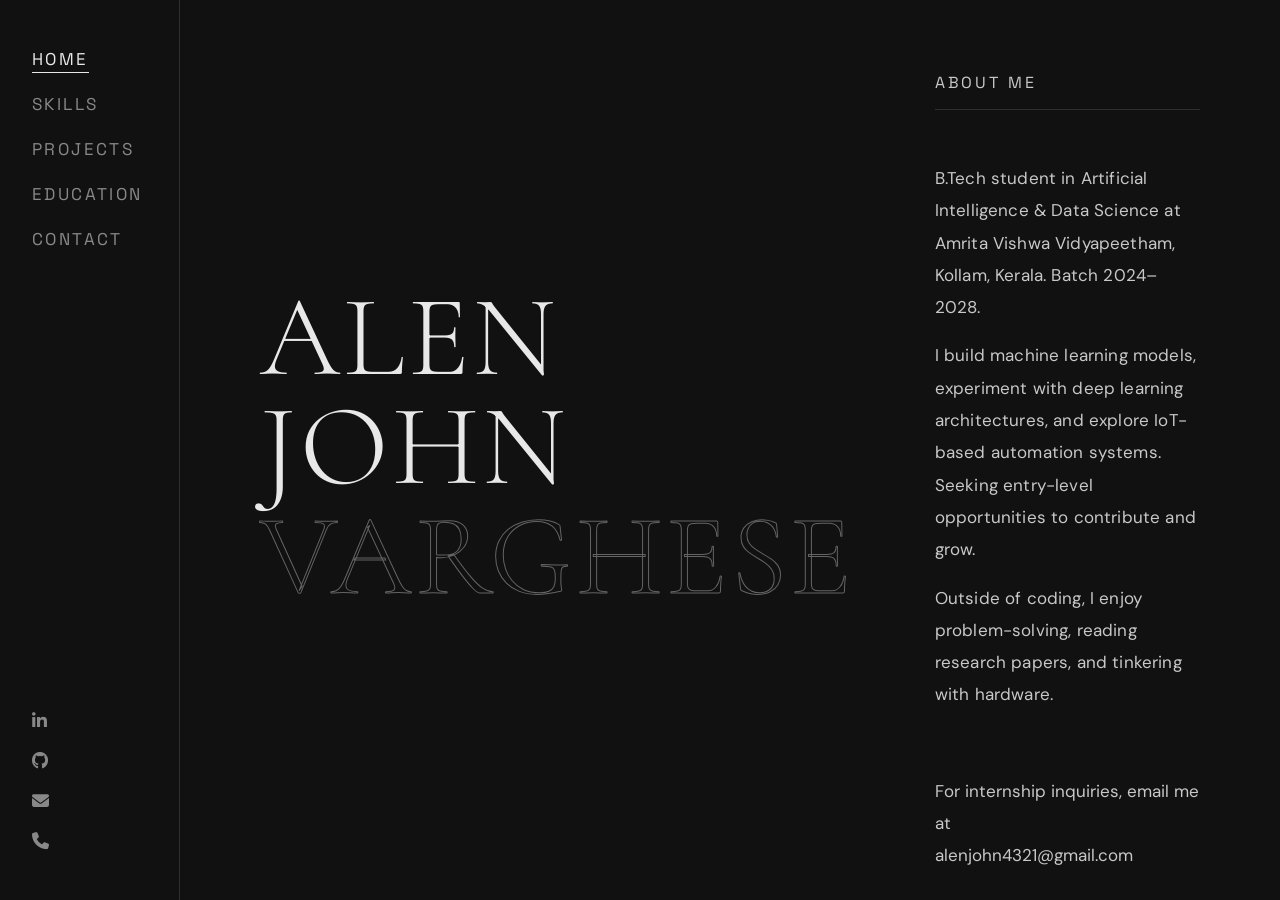
<file: portfolios/alan/index.html>
<!DOCTYPE html>
<html lang="en">
<head>
    <meta charset="UTF-8">
    <meta name="viewport" content="width=device-width, initial-scale=1.0">
    <title>Alen John Varghese | Portfolio</title>
    <link rel="stylesheet" href="https://cdnjs.cloudflare.com/ajax/libs/font-awesome/6.5.2/css/all.min.css">
    <link href="https://fonts.googleapis.com/css2?family=Cormorant+Garamond:ital,wght@0,300;0,400;1,300&family=DM+Sans:wght@200;300;400&family=Space+Grotesk:wght@300;400;500&display=swap" rel="stylesheet">
    <link rel="stylesheet" href="portfolio.css">
</head>
<body>

    <aside class="sidebar">
        <nav class="side-nav">
            <a href="#home"      class="side-link link-home">HOME</a>
            <a href="#skills"    class="side-link link-skills">SKILLS</a>
            <a href="#projects"  class="side-link link-projects">PROJECTS</a>
            <a href="#education" class="side-link link-education">EDUCATION</a>
            <a href="#contact"   class="side-link link-contact">CONTACT</a>
        </nav>
        <div class="side-socials">
            <a href="https://www.linkedin.com/in/alen-john-8b3366334" target="_blank"><i class="fa-brands fa-linkedin-in"></i></a>
            <a href="https://github.com/alennn11" target="_blank"><i class="fa-brands fa-github"></i></a>
            <a href="https://mail.google.com/mail/?view=cm&amp;to=alenjohn4321@gmail.com" target="_blank" rel="noopener"><i class="fa-solid fa-envelope"></i></a>
            <a href="tel:9895408107"><i class="fa-solid fa-phone"></i></a>
        </div>
    </aside>

    <main class="main">

        <!-- HOME -->
        <section id="home" class="page page-home">
            <div class="home-name-block">
                <h1 class="big-name">ALEN<br>JOHN</h1>
                <h1 class="big-name outline">VARGHESE</h1>
                <p class="home-role">
                    <span class="role-cycle">
                        <span>Student. Builder. Thinker.</span>
                        <span>Deep Learner</span>
                        <span>IoT &amp; ML Builder</span>
                        <span>Code. Train. Deploy.</span>
                        <span>Turning Ideas into Models</span>
                        <span>Future Data Scientist</span>
                    </span>
                </p>
            </div>
            <div class="home-right">
                <div class="about-inline">
                    <p class="section-label-sm">ABOUT ME</p>
                    <div class="divider"></div>
                    <p class="about-body">B.Tech student in Artificial Intelligence &amp; Data Science at Amrita Vishwa Vidyapeetham, Kollam, Kerala. Batch 2024–2028.</p>
                    <p class="about-body">I build machine learning models, experiment with deep learning architectures, and explore IoT-based automation systems. Seeking entry-level opportunities to contribute and grow.</p>
                    <p class="about-body">Outside of coding, I enjoy problem-solving, reading research papers, and tinkering with hardware.</p>
                </div>
                <div class="home-contact-note">
                    <p>For internship inquiries, email me at<br>
                    <span class="safe-email"><span>alenjohn4321</span>&#64;<span>gmail</span>&#46;<span>com</span></span></p>
                </div>
            </div>
        </section>

        <!-- SKILLS -->
        <section id="skills" class="page page-skills">
            <p class="section-label-sm">SKILLS</p>
            <div class="divider"></div>
            <div class="skills-cols">
                <div class="skill-col">
                    <h3 class="skill-col-title">LANGUAGES</h3>
                    <div class="pill-wrap">
                        <span class="pill">Python</span>
                        <span class="pill">Java</span>
                        <span class="pill">C / C++</span>
                        <span class="pill">HTML</span>
                        <span class="pill">CSS</span>
                    </div>
                </div>
                <div class="skill-col">
                    <h3 class="skill-col-title">AI / DEEP LEARNING</h3>
                    <div class="pill-wrap">
                        <span class="pill">Deep Learning</span>
                        <span class="pill">Machine Learning</span>
                        <span class="pill">Neural Networks</span>
                        <span class="pill">TensorFlow</span>
                        <span class="pill">Keras</span>
                        <span class="pill">Data Preprocessing</span>
                    </div>
                </div>
                <div class="skill-col">
                    <h3 class="skill-col-title">TOOLS &amp; CS</h3>
                    <div class="pill-wrap">
                        <span class="pill">VS Code</span>
                        <span class="pill">Git</span>
                        <span class="pill">Data Structures</span>
                        <span class="pill">OOP</span>
                        <span class="pill">Algorithms</span>
                        <span class="pill">IoT / Sensors</span>
                    </div>
                </div>
            </div>
            <div class="section-nav-links">
                <a href="#projects"  class="section-nav-link">PROJECTS →</a>
                <a href="#education" class="section-nav-link">EDUCATION →</a>
            </div>
        </section>

        <!-- PROJECTS -->
        <section id="projects" class="page page-projects">
            <p class="section-label-sm">PROJECTS</p>
            <div class="divider"></div>
            <div class="project-list">
                <div class="proj-row">
                    <div class="proj-meta">
                        <span class="proj-num">01</span>
                        <span class="proj-status ongoing">ONGOING</span>
                    </div>
                    <div class="proj-body">
                        <h3 class="proj-title">AI-Based Heart Attack Risk Prediction</h3>
                        <p class="proj-desc">Studying health parameters such as ECG data to identify early heart risk patterns. Involves deep learning classification models and real-time healthcare monitoring concepts using AI.</p>
                        <div class="proj-tags">
                            <span>Python</span><span>Deep Learning</span><span>ECG Analysis</span><span>Classification</span>
                        </div>
                    </div>
                    <a href="https://github.com/alennn11" target="_blank" class="proj-arrow">↗</a>
                </div>
                <div class="proj-row">
                    <div class="proj-meta">
                        <span class="proj-num">02</span>
                        <span class="proj-status">COMPLETE</span>
                    </div>
                    <div class="proj-body">
                        <h3 class="proj-title">Smart Anti-Cheating System (IoT)</h3>
                        <p class="proj-desc">Concept system detecting electronic devices in exam halls via Wi-Fi and Bluetooth activity. Includes a real-time alert mechanism for invigilators with privacy-safe design.</p>
                        <div class="proj-tags">
                            <span>IoT</span><span>Wi-Fi Detection</span><span>Bluetooth</span><span>Python</span>
                        </div>
                    </div>
                    <a href="https://github.com/alennn11" target="_blank" class="proj-arrow">↗</a>
                </div>
                <div class="proj-row">
                    <div class="proj-meta">
                        <span class="proj-num">03</span>
                        <span class="proj-status">COMPLETE</span>
                    </div>
                    <div class="proj-body">
                        <h3 class="proj-title">Smart Street Light Automation</h3>
                        <p class="proj-desc">A prototype switching street lights based on ambient light intensity using sensors. Reduces power consumption and demonstrates real-world IoT automation principles.</p>
                        <div class="proj-tags">
                            <span>IoT</span><span>Sensors</span><span>Automation</span><span>Embedded</span>
                        </div>
                    </div>
                    <a href="https://github.com/alennn11" target="_blank" class="proj-arrow">↗</a>
                </div>
            </div>
        </section>

        <!-- EDUCATION -->
        <section id="education" class="page page-education">
            <p class="section-label-sm">EDUCATION</p>
            <div class="divider"></div>
            <div class="edu-list">
                <div class="edu-row">
                    <div class="edu-year">2024 — 2028</div>
                    <div class="edu-body">
                        <h3 class="edu-degree">B.Tech — Artificial Intelligence &amp; Data Science</h3>
                        <p class="edu-inst">Amrita Vishwa Vidyapeetham · Kollam, Kerala</p>
                        <p class="edu-detail">Machine Learning, Data Structures, OOP, Deep Learning fundamentals, Database Management, Algorithm Design. Currently building AI and IoT projects alongside coursework.</p>
                    </div>
                    <div class="edu-badge">CURRENT</div>
                </div>
                <div class="edu-row">
                    <div class="edu-year">2023 — 2024</div>
                    <div class="edu-body">
                        <h3 class="edu-degree">Higher Secondary — Class XII</h3>
                        <p class="edu-inst">Light Land International School · Kerala</p>
                        <p class="edu-detail">Science stream with Physics, Chemistry, Mathematics and Biology (PCMB). Strong foundation in sciences that led to pursuing AI &amp; DS at degree level.</p>
                    </div>
                    <div class="edu-badge score">96%</div>
                </div>
                <div class="edu-row">
                    <div class="edu-year">2021 — 2022</div>
                    <div class="edu-body">
                        <h3 class="edu-degree">Secondary Education — Class X</h3>
                        <p class="edu-inst">Lords Public School · Kerala</p>
                        <p class="edu-detail">Completed SSLC with strong academic performance across all core subjects including Mathematics and Science.</p>
                    </div>
                    <div class="edu-badge score">89%</div>
                </div>
            </div>
        </section>

        <!-- CONTACT -->
        <section id="contact" class="page page-contact">
            <p class="section-label-sm">CONTACT</p>
            <div class="divider"></div>
            <div class="contact-layout">
                <div class="contact-left">
                    <h2 class="contact-heading">Let's work<br><em>together.</em></h2>
                    <div class="contact-details">
                        <div class="cd-row">
                            <span class="cd-label">EMAIL</span>
                            <span class="safe-email"><span>alenjohn4321</span>&#64;<span>gmail</span>&#46;<span>com</span></span>
                        </div>
                        <div class="cd-row">
                            <span class="cd-label">PHONE</span>
                            <a href="tel:9895408107">9895408107</a>
                        </div>
                        <div class="cd-row">
                            <span class="cd-label">LOCATION</span>
                            <span>Kollam, Kerala, India</span>
                        </div>
                        <div class="cd-row">
                            <span class="cd-label">LINKEDIN</span>
                            <a href="https://www.linkedin.com/in/alen-john-8b3366334" target="_blank">alen-john-8b3366334</a>
                        </div>
                        <div class="cd-row">
                            <span class="cd-label">GITHUB</span>
                            <a href="https://github.com/alennn11" target="_blank">alennn11</a>
                        </div>
                    </div>
                </div>
                <div class="contact-right">
                    <p class="contact-msg">I am currently looking for internship opportunities and project collaborations. If you have an opportunity that matches my skills, feel free to reach out — I would love to connect and contribute.</p>
                    <div class="contact-cta">
                        <a href="https://mail.google.com/mail/?view=cm&amp;to=alenjohn4321@gmail.com" target="_blank" rel="noopener" class="cta-btn">SEND EMAIL →</a>
                        <a href="https://www.linkedin.com/in/alen-john-8b3366334" target="_blank" class="cta-btn outline">LINKEDIN →</a>
                    </div>
                </div>
            </div>
        </section>

    </main>

</body>
</html>
</file>
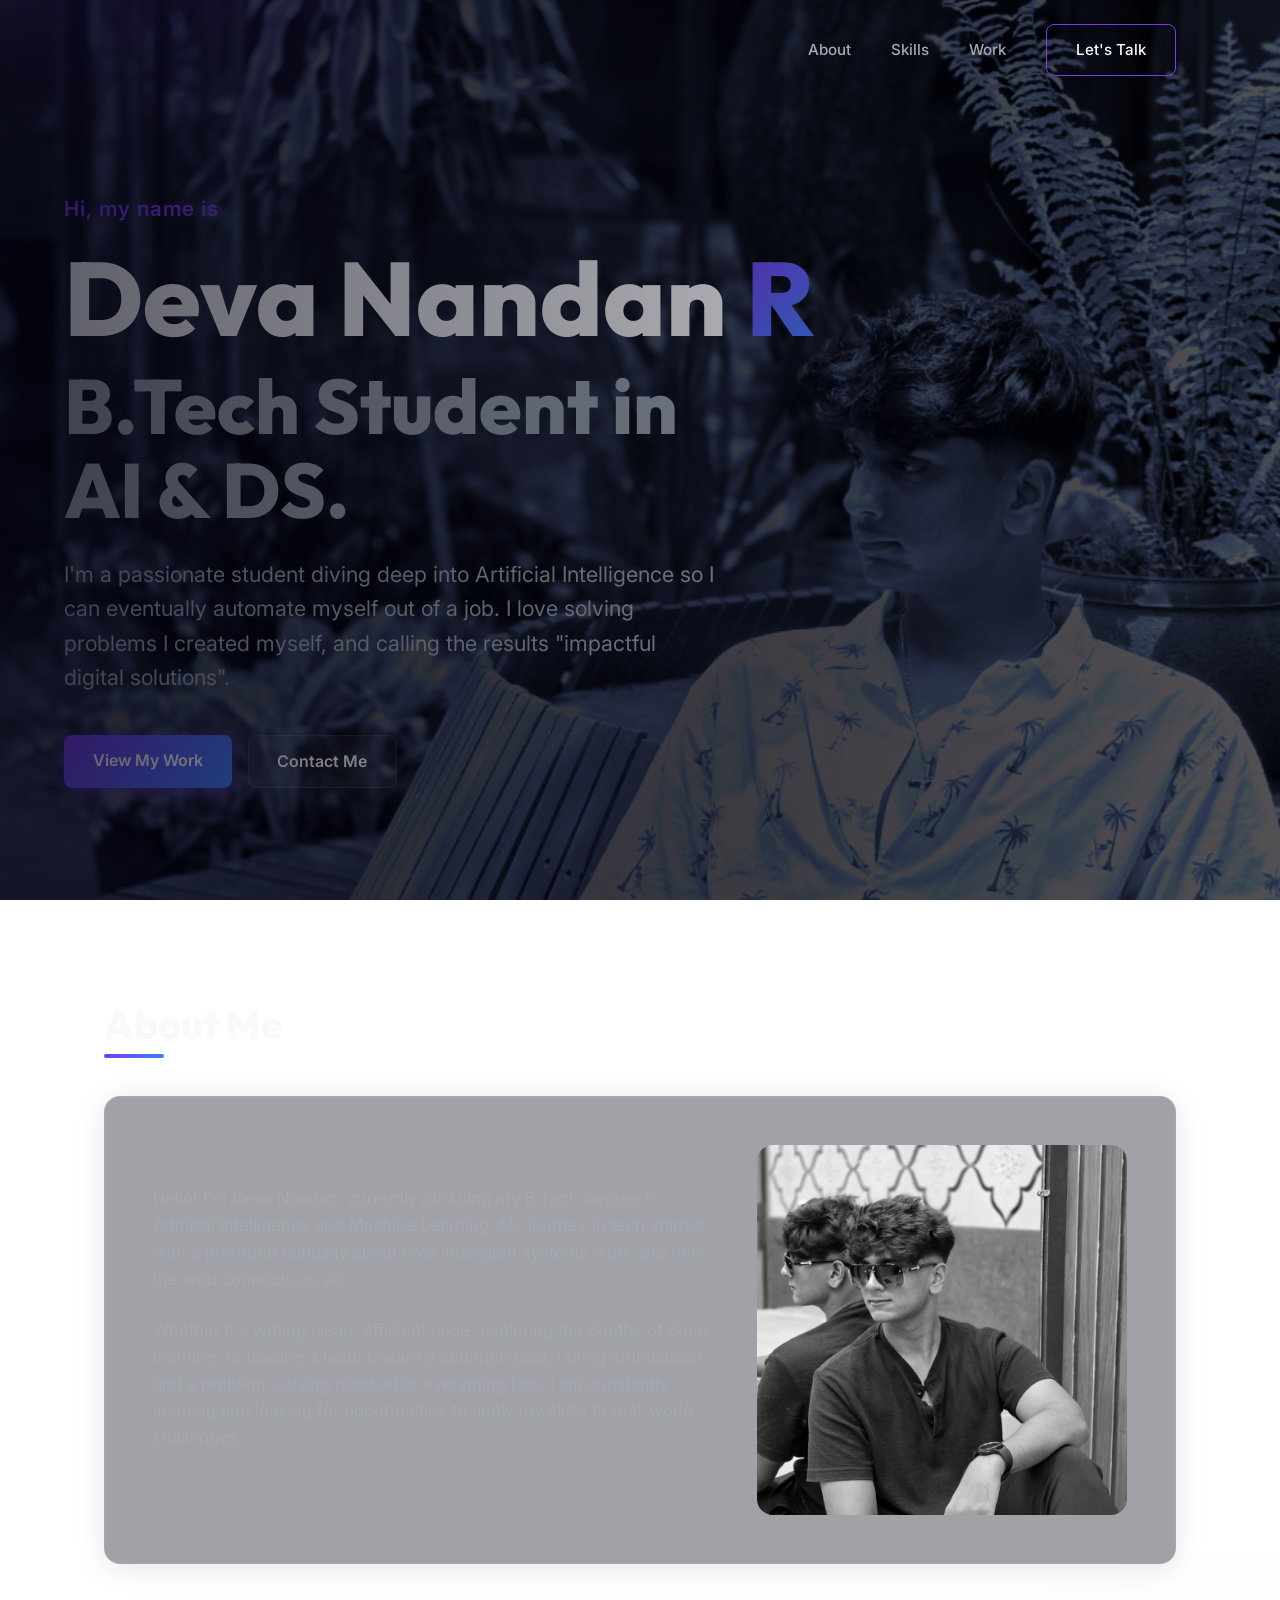
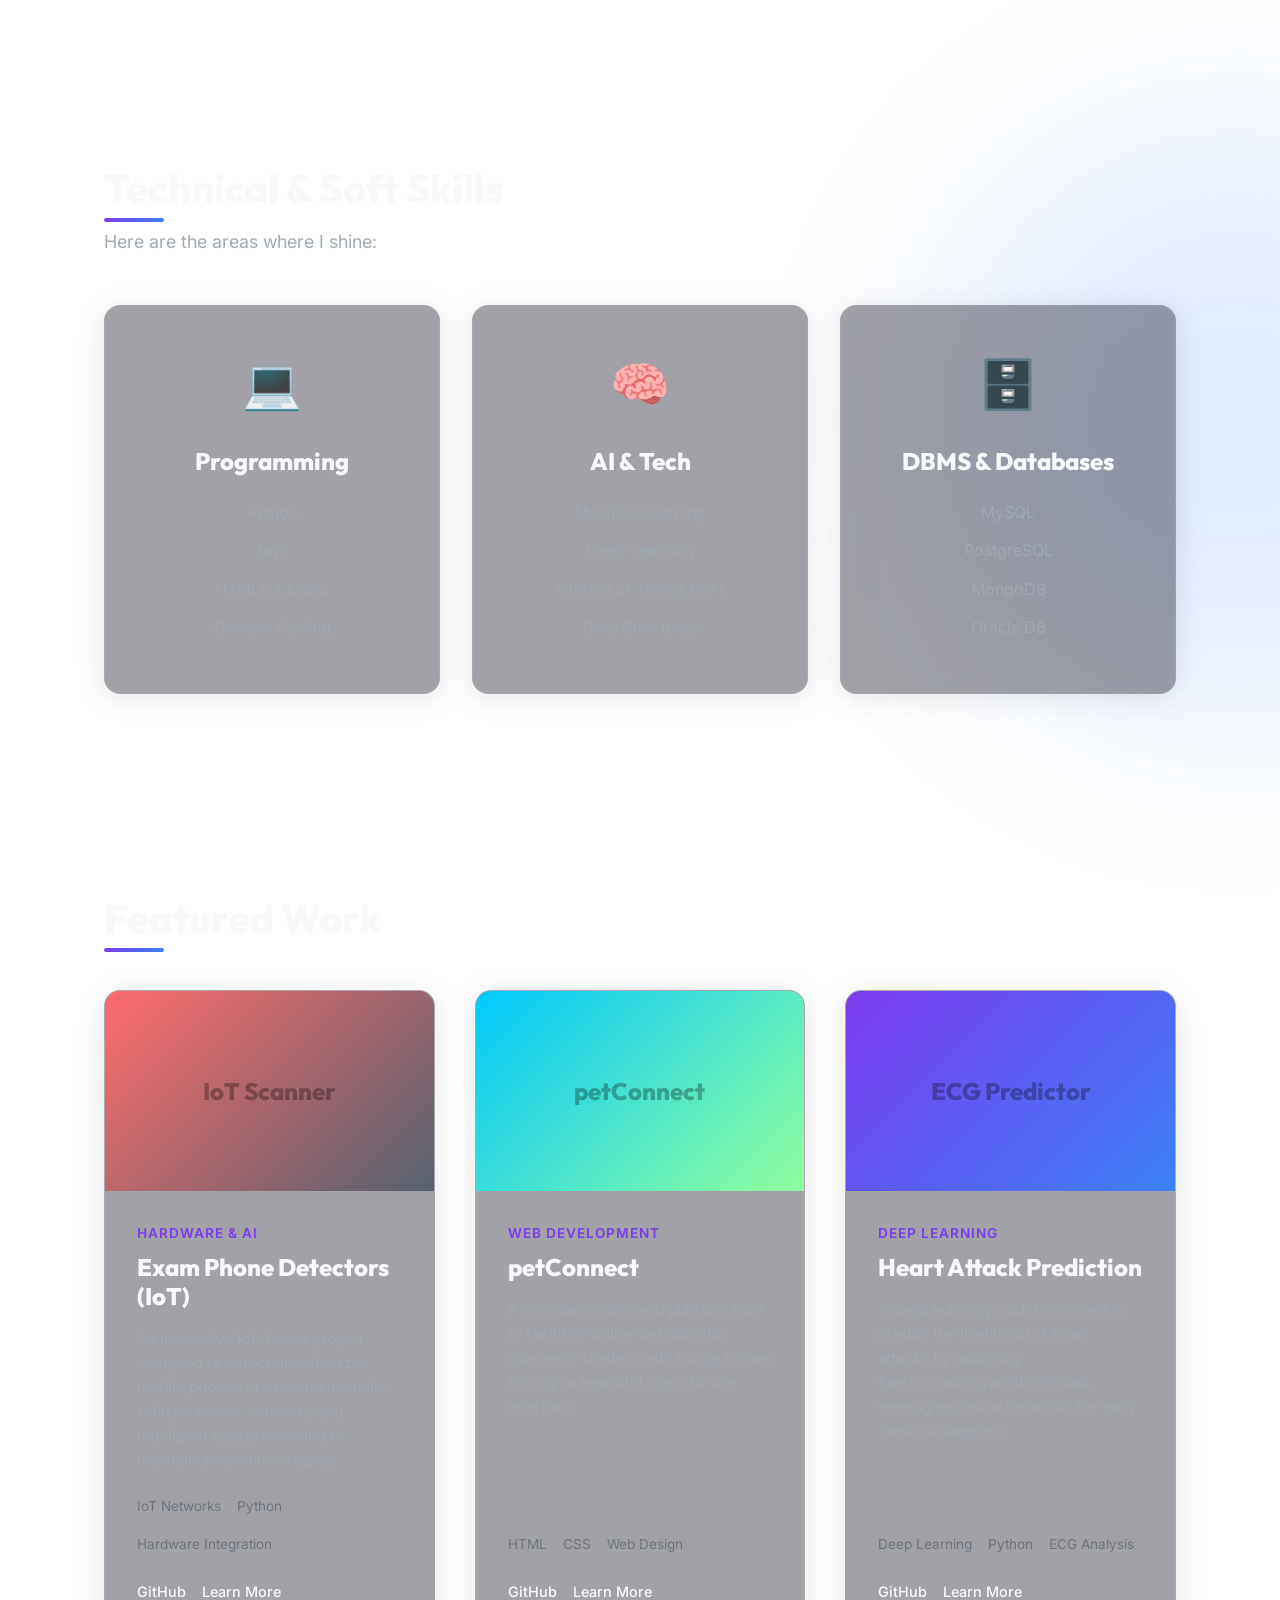
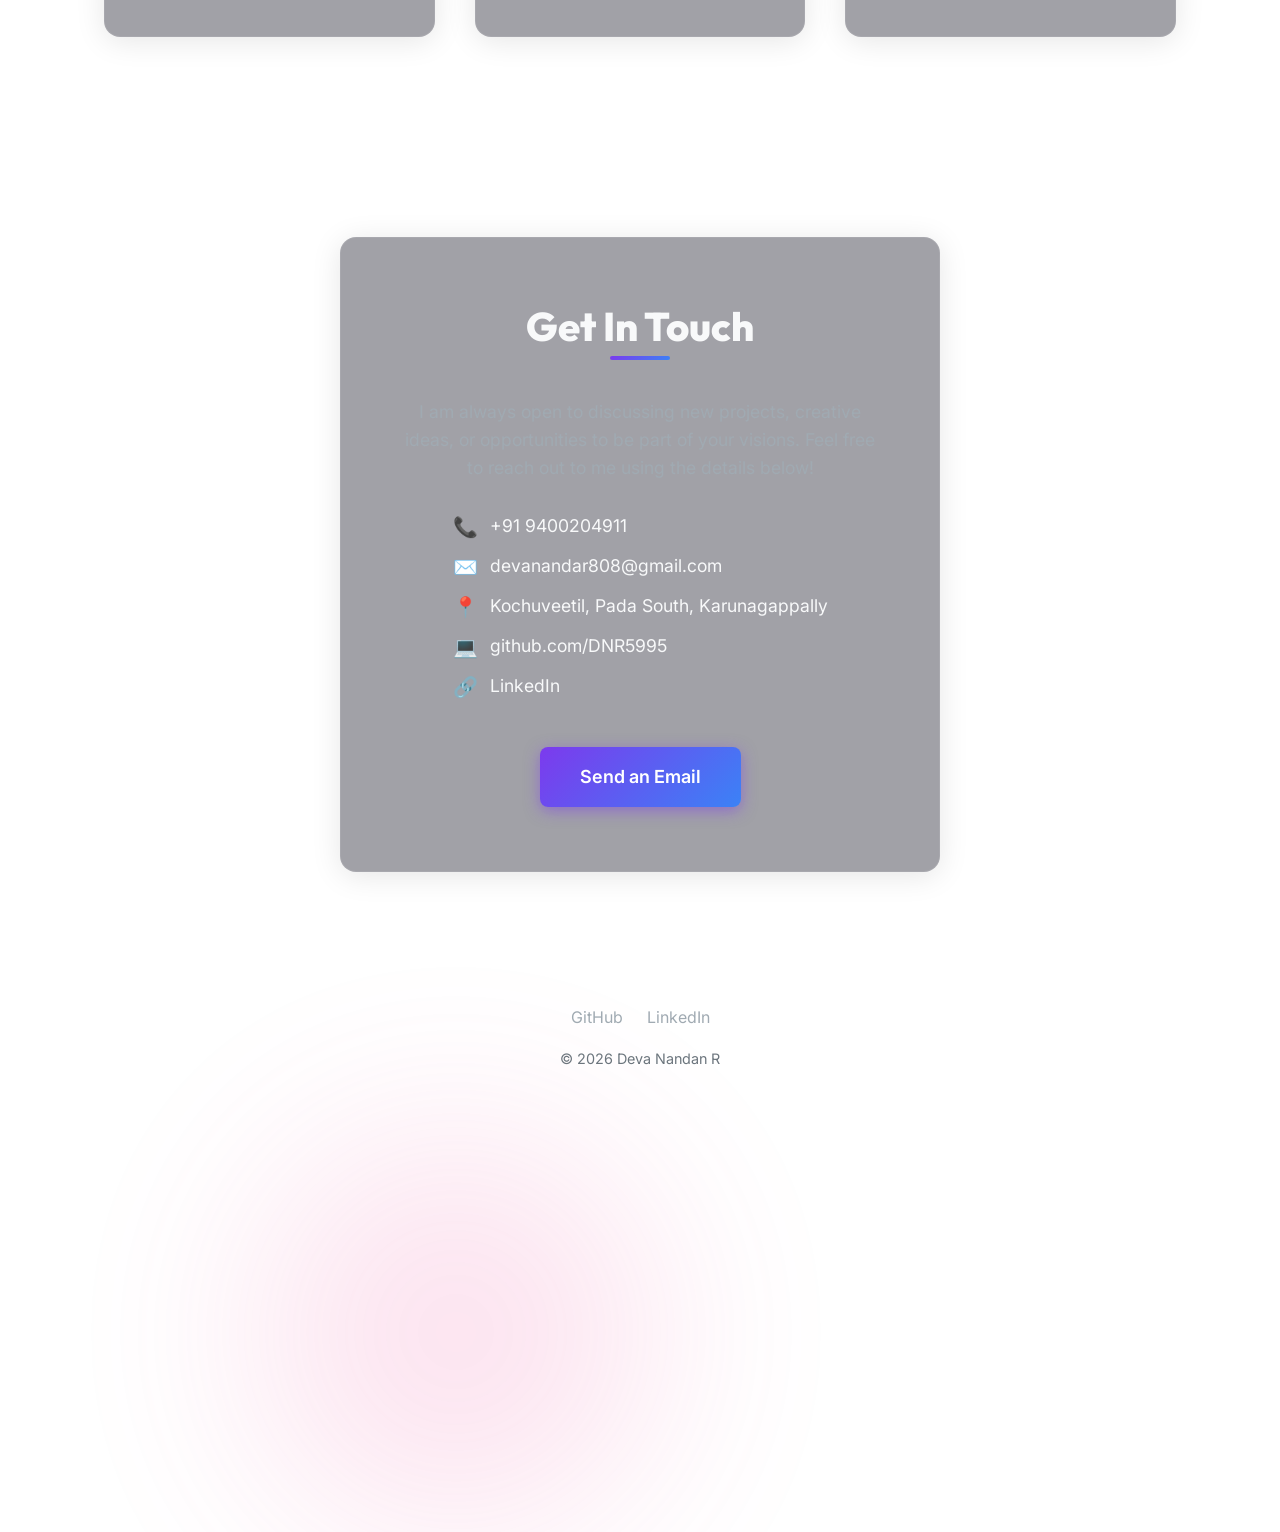
<file: portfolios/devan/index.html>
<!DOCTYPE html>
<html lang="en">

<head>
    <meta charset="UTF-8">
    <meta name="viewport" content="width=device-width, initial-scale=1.0">
    <title>Portfolio | Deva Nandan R</title>
    <meta name="description" content="A modern portfolio showcasing projects in AI, ML, IoT, and Web Development.">

    <!-- Google Fonts -->
    <link rel="preconnect" href="https://fonts.googleapis.com">
    <link rel="preconnect" href="https://fonts.gstatic.com" crossorigin>
    <link
        href="https://fonts.googleapis.com/css2?family=Inter:wght@300;400;500;600;700;800&family=Outfit:wght@400;600;800&display=swap"
        rel="stylesheet">

    <!-- Custom CSS -->
    <link rel="stylesheet" href="index.css">
</head>

<body>
    <!-- Fixed Full-Page Background Photo (blue glass effect) -->
    <div class="bg-photo"></div>

    <!-- Background Elements for Glassmorphism -->
    <div class="blob blob-1"></div>
    <div class="blob blob-2"></div>
    <div class="blob blob-3"></div>

    <!-- Navigation -->
    <nav class="navbar">
        <div class="nav-container">
            <a href="#" class="logo"></a>
            <ul class="nav-links">
                <li><a href="#about">About</a></li>
                <li><a href="#skills">Skills</a></li>
                <li><a href="#projects">Work</a></li>
                <li><a href="#contact" class="btn btn-outline">Let's Talk</a></li>
            </ul>
            <div class="hamburger">
                <span class="bar"></span>
                <span class="bar"></span>
                <span class="bar"></span>
            </div>
        </div>
    </nav>

    <!-- Hero Section -->
    <section id="hero" class="hero">
        <div class="container hero-content">
            <span class="greeting">Hi, my name is</span>
            <h1 class="hero-title">Deva Nandan <span class="gradient-text">R</span></h1>
            <h2 class="hero-subtitle">B.Tech Student in AI & DS.</h2>
            <p class="hero-desc">
                I'm a passionate student diving deep into Artificial Intelligence so I can eventually automate myself
                out of a job. I love solving problems I created myself, and calling the results "impactful digital
                solutions".
            </p>
            <div class="hero-cta">
                <a href="#projects" class="btn btn-primary">View My Work</a>
                <a href="#contact" class="btn btn-secondary">Contact Me</a>
            </div>
        </div>
    </section>

    <!-- About Section -->
    <section id="about" class="about">
        <div class="container">
            <h2 class="section-title">About Me</h2>
            <div class="about-content glass-panel">
                <div class="about-text">
                    <p>Hello! I'm Deva Nandan, currently pursuing my B.Tech degree in Artificial Intelligence and
                        Machine Learning. My journey in tech started with a profound curiosity about how intelligent
                        systems work and how the web connects us all.</p>
                    <p>Whether it's writing clean, efficient code, exploring the depths of deep learning, or leading a
                        team toward a common goal, I bring enthusiasm and a problem-solving mindset to everything I do.
                        I am constantly learning and looking for opportunities to apply my skills to real-world
                        challenges.</p>
                </div>
                <div class="about-image">
                    <div class="image-wrapper">
                        <!-- Profile Photo -->
                        <img src="about_profile.jpg" alt="Deva Nandan R" class="about-profile-img">
                    </div>
                </div>
            </div>
        </div>
    </section>

    <!-- Skills Section -->
    <section id="skills" class="skills">
        <div class="container">
            <h2 class="section-title">Technical & Soft Skills</h2>
            <p class="section-subtitle">Here are the areas where I shine:</p>

            <div class="skills-grid">
                <div class="skill-card glass-panel">
                    <div class="skill-icon">💻</div>
                    <h3>Programming</h3>
                    <ul>
                        <li>Python</li>
                        <li>Java</li>
                        <li>HTML5 & CSS3</li>
                        <li>General Coding</li>
                    </ul>
                </div>
                <div class="skill-card glass-panel">
                    <div class="skill-icon">🧠</div>
                    <h3>AI & Tech</h3>
                    <ul>
                        <li>Machine Learning</li>
                        <li>Deep Learning</li>
                        <li>Internet of Things (IoT)</li>
                        <li>Data Structures</li>
                    </ul>
                </div>
                <div class="skill-card glass-panel">
                    <div class="skill-icon">🗄️</div>
                    <h3>DBMS & Databases</h3>
                    <ul>
                        <li>MySQL</li>
                        <li>PostgreSQL</li>
                        <li>MongoDB</li>
                        <li>Oracle DB</li>
                    </ul>
                </div>
            </div>
        </div>
    </section>

    <!-- Projects Section -->
    <section id="projects" class="projects">
        <div class="container">
            <h2 class="section-title">Featured Work</h2>

            <div class="projects-grid">
                <!-- Project 1 -->
                <article class="project-card glass-panel" onclick="openModal('iot-project-details')"
                    style="cursor: pointer;">
                    <div class="project-img-container">
                        <div class="project-placeholder-img"
                            style="background: linear-gradient(135deg, #FF6B6B, #556270);">IoT Scanner</div>
                    </div>
                    <div class="project-info">
                        <div class="project-header">
                            <span class="project-eyebrow">Hardware & AI</span>
                            <h3 class="project-title">Exam Phone Detectors (IoT)</h3>
                        </div>
                        <p class="project-desc">An innovative IoT-based project designed to detect unauthorized mobile
                            phones in examination halls. Utilizes sensor networks and intelligent data processing to
                            maintain academic integrity.</p>
                        <ul class="project-tech">
                            <li>IoT Networks</li>
                            <li>Python</li>
                            <li>Hardware Integration</li>
                        </ul>
                        <div class="project-links">
                            <a href="https://github.com/DNR5995" class="project-link" target="_blank"
                                rel="noopener noreferrer" onclick="event.stopPropagation()">GitHub</a>
                            <a href="javascript:void(0)" class="project-link"
                                onclick="openModal('iot-project-details')">Learn More</a>
                        </div>
                    </div>
                </article>

                <!-- Project 2 -->
                <article class="project-card glass-panel" onclick="openModal('petconnect-project-details')"
                    style="cursor: pointer;">
                    <div class="project-img-container">
                        <div class="project-placeholder-img"
                            style="background: linear-gradient(135deg, #00C9FF, #92FE9D);">petConnect</div>
                    </div>
                    <div class="project-info">
                        <div class="project-header">
                            <span class="project-eyebrow">Web Development</span>
                            <h3 class="project-title">petConnect</h3>
                        </div>
                        <p class="project-desc">A compassionate web platform built to facilitate online pet adoption.
                            Connects shelters with loving homes through a beautiful, easy-to-use interface.</p>
                        <ul class="project-tech">
                            <li>HTML</li>
                            <li>CSS</li>
                            <li>Web Design</li>
                        </ul>
                        <div class="project-links">
                            <a href="https://github.com/DNR5995" class="project-link" target="_blank"
                                rel="noopener noreferrer" onclick="event.stopPropagation()">GitHub</a>
                            <a href="javascript:void(0)" class="project-link"
                                onclick="openModal('petconnect-project-details')">Learn More</a>
                        </div>
                    </div>
                </article>

                <!-- Project 3 -->
                <article class="project-card glass-panel" onclick="openModal('ecg-project-details')"
                    style="cursor: pointer;">
                    <div class="project-img-container">
                        <div class="project-placeholder-img"
                            style="background: linear-gradient(135deg, #7c3aed, #3b82f6);">ECG Predictor</div>
                    </div>
                    <div class="project-info">
                        <div class="project-header">
                            <span class="project-eyebrow">Deep Learning</span>
                            <h3 class="project-title">Heart Attack Prediction</h3>
                        </div>
                        <p class="project-desc">A deep learning model designed to predict the likelihood of heart
                            attacks by analyzing Electrocardiogram (ECG) data, leveraging neural networks for early
                            medical diagnosis.</p>
                        <ul class="project-tech">
                            <li>Deep Learning</li>
                            <li>Python</li>
                            <li>ECG Analysis</li>
                        </ul>
                        <div class="project-links">
                            <a href="https://github.com/DNR5995" class="project-link" target="_blank"
                                rel="noopener noreferrer" onclick="event.stopPropagation()">GitHub</a>
                            <a href="javascript:void(0)" class="project-link"
                                onclick="openModal('ecg-project-details')">Learn More</a>
                        </div>
                    </div>
                </article>
            </div>
        </div>
    </section>

    <!-- Contact Section -->
    <section id="contact" class="contact">
        <div class="container contact-container glass-panel">
            <h2 class="section-title text-center">Get In Touch</h2>
            <p class="contact-desc" style="margin-bottom: 1.5rem;">
                I am always open to discussing new projects, creative ideas, or opportunities to be part of your
                visions. Feel free to reach out to me using the details below!
            </p>

            <div class="contact-details"
                style="display: inline-block; text-align: left; margin-bottom: 2.5rem; font-size: 1.1rem; color: var(--text-primary); line-height: 2;">
                <div><span style="font-size: 1.25rem; margin-right: 12px; vertical-align: middle;">📞</span>+91
                    9400204911</div>
                <div><span style="font-size: 1.25rem; margin-right: 12px; vertical-align: middle;">✉️</span><a
                        href="https://mail.google.com/mail/?view=cm&fs=1&to=devanandar808@gmail.com" target="_blank"
                        rel="noopener noreferrer"
                        style="color: var(--text-primary); text-decoration: none;">devanandar808@gmail.com</a></div>
                <div><span style="font-size: 1.25rem; margin-right: 12px; vertical-align: middle;">📍</span>Kochuveetil,
                    Pada South, Karunagappally</div>
                <div><span style="font-size: 1.25rem; margin-right: 12px; vertical-align: middle;">💻</span><a
                        href="https://github.com/DNR5995" style="color: var(--text-primary); text-decoration: none;"
                        target="_blank" rel="noopener noreferrer">github.com/DNR5995</a></div>
                <div><span style="font-size: 1.25rem; margin-right: 12px; vertical-align: middle;">🔗</span><a
                        href="https://www.linkedin.com/in/deva-nandan-rajeevan-b524833a9"
                        style="color: var(--text-primary); text-decoration: none;" target="_blank"
                        rel="noopener noreferrer">LinkedIn</a></div>
            </div><br>

            <a href="https://mail.google.com/mail/?view=cm&fs=1&to=devanandar808@gmail.com&su=Hello%20Deva%20Nandan!"
                target="_blank" rel="noopener noreferrer" class="btn btn-primary btn-large">Send an Email</a>
        </div>
    </section>

    <!-- Project Modal & Content Data -->
    <div id="project-modal" class="modal">
        <div class="modal-content glass-panel">
            <span class="close-modal">&times;</span>
            <div id="modal-body" class="modal-body"></div>
        </div>
    </div>

    <!-- Hidden Data for Modal -->
    <div id="iot-project-details" style="display: none;">
        <h2>📡 Exam Phone Detection System (IoT)</h2>
        <p>The Exam Phone Detector is a smart IoT-based surveillance system designed to identify the presence of
            unauthorized mobile devices in restricted environments such as examination halls. The project addresses a
            real-world problem—academic malpractice—by leveraging wireless signal detection, embedded systems, and
            intelligent alert mechanisms.</p>

        <h3>🔍 Project Overview</h3>
        <p>In modern examination settings, preventing the use of mobile phones is a major challenge. Traditional methods
            like manual checking are inefficient, time-consuming, and prone to human error. This project introduces an
            automated, scalable, and real-time solution using IoT technology to detect active mobile devices based on
            radio frequency (RF) emissions.</p>
        <p>The system continuously monitors the surrounding environment for RF signals typically emitted by mobile
            phones during communication activities such as calls, messages, or data transmission. Once a signal is
            detected, the system immediately triggers alerts and logs the event for further action.</p>

        <h3>⚙️ Core Components & Technologies</h3>
        <ul>
            <li><strong>Microcontroller (ESP32 / Arduino):</strong> Acts as the brain of the system, processing sensor
                inputs and controlling outputs.</li>
            <li><strong>RF Detector Module:</strong> Detects electromagnetic signals emitted by mobile phones.</li>
            <li><strong>PIR Sensor (Optional Layer):</strong> Adds human presence detection for smarter filtering and
                reduced false alerts.</li>
            <li><strong>Buzzer & LED Indicators:</strong> Provide instant local alerts when a device is detected.</li>
            <li><strong>IoT Connectivity (Wi-Fi):</strong> Sends real-time notifications to a monitoring system or
                mobile device.</li>
            <li><strong>Cloud / App Integration:</strong> Enables remote monitoring, logging, and analytics.</li>
        </ul>

        <h3>🧠 Working Principle</h3>
        <ul>
            <li>The RF detector continuously scans the environment for mobile signal frequencies.</li>
            <li>When a signal is detected, it sends a HIGH signal to the microcontroller.</li>
            <li>The microcontroller validates the signal and triggers:
                <ul>
                    <li>Visual alert (LED)</li>
                    <li>Audible alert (buzzer)</li>
                    <li>IoT notification (via Wi-Fi)</li>
                </ul>
            </li>
            <li>The system can also log timestamps and detection frequency for analysis.</li>
            <li>Optional layers (like PIR sensors) help ensure detection is relevant to human presence, improving
                accuracy.</li>
        </ul>

        <h3>🚀 Key Features</h3>
        <ul>
            <li>Real-Time Detection & Alerts</li>
            <li>Wireless Monitoring via IoT</li>
            <li>Scalable for Large Exam Halls</li>
            <li>Low Cost and Easy Deployment</li>
            <li>Layered Security Approach (RF + Presence Detection)</li>
            <li>Data Logging for Post-Exam Analysis</li>
        </ul>

        <h3>💡 Innovation & Impact</h3>
        <p>This project goes beyond a simple detector—it creates a smart surveillance ecosystem. By combining hardware
            sensing with IoT-based communication, the system provides both immediate alerts and long-term monitoring
            capabilities.</p>
        <p>It ensures:</p>
        <ul>
            <li>Fair examination environments</li>
            <li>Reduced reliance on manual invigilation</li>
            <li>Increased transparency and accountability</li>
        </ul>

        <h3>🔮 Future Enhancements</h3>
        <ul>
            <li>Machine learning-based signal classification to reduce false positives</li>
            <li>Integration with CCTV systems for visual verification</li>
            <li>Mobile app dashboard for live monitoring</li>
            <li>Geo-fencing and zone-based detection</li>
            <li>Cloud analytics for pattern recognition</li>
        </ul>

        <h3>🏁 Conclusion</h3>
        <p>The Exam Phone Detector demonstrates how IoT can be applied to solve practical institutional problems
            efficiently. It blends hardware, networking, and intelligent processing into a cohesive system that is both
            impactful and scalable. This project reflects a strong foundation in embedded systems, IoT architecture, and
            real-world problem-solving.</p>
    </div>

    <div id="ecg-project-details" style="display: none;">
        <h2>🧠 ECG-Based Heart Attack Prediction Using Deep Learning</h2>
        <p>This project focuses on building an intelligent and reliable system for early prediction of heart attacks
            using Electrocardiogram (ECG) signals. Cardiovascular diseases remain one of the leading causes of death
            worldwide, and timely detection plays a critical role in saving lives. The primary objective of this project
            is to leverage deep learning techniques to analyze ECG data and identify patterns that indicate a high risk
            of cardiac events.</p>

        <h3>📊 Project Overview</h3>
        <p>The system is designed to process raw ECG signals and automatically extract meaningful features using neural
            networks, eliminating the need for manual feature engineering. By learning from large-scale physiological
            datasets, the model can distinguish between normal and abnormal heart activity and predict potential heart
            attack risks with high accuracy.</p>

        <h3>💡 Motivation</h3>
        <p>Traditional methods of heart disease detection often rely on manual interpretation by medical professionals,
            which can be time-consuming and prone to human error. This project aims to assist healthcare systems by
            providing a fast, scalable, and automated solution that enhances diagnostic accuracy and enables early
            intervention.</p>

        <h3>⚙️ Approach</h3>
        <p>The project follows a structured deep learning pipeline:</p>
        <ul>
            <li><strong>Data Collection:</strong> ECG datasets (such as MIT-BIH or similar clinical datasets) are used.
            </li>
            <li><strong>Preprocessing:</strong> Noise removal, normalization, and segmentation of ECG signals to ensure
                clean input.</li>
            <li><strong>Feature Learning:</strong> Deep learning models (such as CNNs, LSTMs, or hybrid architectures)
                automatically learn temporal and spatial patterns in ECG signals.</li>
            <li><strong>Model Training:</strong> The model is trained on labeled data to classify or predict heart
                attack risk.</li>
            <li><strong>Evaluation:</strong> Performance is measured using metrics like accuracy, precision, recall, and
                F1-score.</li>
            <li><strong>Prediction System:</strong> A final interface or module that takes ECG input and outputs risk
                predictions.</li>
        </ul>

        <h3>🚀 Key Features</h3>
        <ul>
            <li>Automated ECG signal analysis using deep learning</li>
            <li>Early detection of abnormal cardiac patterns</li>
            <li>High accuracy through data-driven learning</li>
            <li>Scalable and adaptable to real-world healthcare systems</li>
            <li>Potential integration with IoT or wearable devices</li>
        </ul>

        <h3>💻 Technologies Used</h3>
        <ul>
            <li>Python for development</li>
            <li>Deep Learning frameworks (TensorFlow / PyTorch)</li>
            <li>Signal processing techniques for ECG preprocessing</li>
            <li>Data visualization and analysis tools</li>
        </ul>

        <h3>🏥 Applications</h3>
        <ul>
            <li>Early diagnosis of heart-related conditions</li>
            <li>Clinical decision support systems</li>
            <li>Integration with wearable health monitoring devices</li>
            <li>Remote patient monitoring in telemedicine</li>
        </ul>

        <h3>🔮 Future Enhancements</h3>
        <ul>
            <li>Integration of explainable AI techniques (e.g., Grad-CAM) to improve trust and interpretability</li>
            <li>Real-time ECG monitoring using IoT devices</li>
            <li>Expansion to predict multiple cardiovascular conditions</li>
            <li>Deployment as a web or mobile healthcare application</li>
        </ul>

        <h3>🏁 Conclusion</h3>
        <p>This project demonstrates how artificial intelligence can significantly improve healthcare outcomes by
            enabling early detection and continuous monitoring of heart conditions. By combining deep learning with
            biomedical signal processing, the system has the potential to assist doctors, reduce diagnostic delays, and
            ultimately save lives.</p>
    </div>

    <div id="petconnect-project-details" style="display: none;">
        <h2>🐾 PetConnect – Project Overview</h2>
        <p>PetConnect is a responsive web-based platform designed to simplify and promote pet adoption. The website acts
            as a bridge between animal shelters and potential adopters, allowing users to explore, connect, and adopt
            pets through an intuitive and user-friendly interface.</p>

        <h3>🔹 Implementation Summary</h3>
        <p>The project is developed using core web technologies:</p>
        <ul>
            <li><strong>HTML</strong> for structuring the content and layout of the website.</li>
            <li><strong>CSS</strong> for styling, responsiveness, and modern UI design.</li>
            <li><strong>Basic Web Design Principles</strong> to ensure accessibility and ease of navigation.</li>
        </ul>

        <h4>Key Features Implemented:</h4>
        <ul>
            <li>Structured homepage introducing the platform</li>
            <li>Sections for pet listings (dogs, cats, etc.)</li>
            <li>Clean navigation system for smooth user experience</li>
            <li>Call-to-action elements like "Adopt Now" or "View Pets"</li>
            <li>Responsive layout to support different screen sizes</li>
        </ul>
        <p>The design focuses on simplicity, ensuring that users can quickly browse available pets and understand the
            adoption process without confusion.</p>

        <h3>🔹 Use & Purpose of the Project</h3>
        <p>PetConnect serves a meaningful real-world purpose:</p>
        <ul>
            <li>🐾 <strong>Promotes Pet Adoption:</strong> Encourages users to adopt rather than buy pets.</li>
            <li>🏠 <strong>Connects Shelters & Users:</strong> Provides a digital platform for shelters to showcase
                animals.</li>
            <li>💡 <strong>Raises Awareness:</strong> Highlights the importance of animal welfare and responsible
                adoption.</li>
            <li>🌐 <strong>Accessible Platform:</strong> Makes adoption information easily available online.</li>
        </ul>

        <h3>🔹 Impact & Future Scope</h3>
        <p>This project can be further expanded by integrating:</p>
        <ul>
            <li>Backend systems (e.g., user login, adoption requests)</li>
            <li>Database for real-time pet listings</li>
            <li><strong>AI-based pet recommendation system</strong> (this would make your project stand out big time!)
            </li>
            <li>Chat or contact system between adopters and shelters</li>
        </ul>
    </div>

    <!-- Footer -->
    <footer>
        <div class="container footer-content">
            <div class="social-links">
                <a href="https://github.com/DNR5995" aria-label="GitHub" target="_blank"
                    rel="noopener noreferrer">GitHub</a>
                <a href="https://www.linkedin.com/in/deva-nandan-rajeevan-b524833a9" aria-label="LinkedIn"
                    target="_blank" rel="noopener noreferrer">LinkedIn</a>
            </div>
            <p>&copy; 2026 Deva Nandan R</p>
        </div>
    </footer>

    <!-- App JS -->
    <script>
        // Simple JS for Mobile Menu and Sticky Navbar, strictly for interaction
        const navbar = document.querySelector('.navbar');
        const hamburger = document.querySelector('.hamburger');
        const navLinksList = document.querySelector('.nav-links');

        // Sticky Nav logic
        window.addEventListener('scroll', () => {
            if (window.scrollY > 50) {
                navbar.classList.add('scrolled');
            } else {
                navbar.classList.remove('scrolled');
            }
        });

        // Hamburger Menu Toggle
        hamburger.addEventListener('click', () => {
            hamburger.classList.toggle('active');
            navLinksList.classList.toggle('active');
        });

        // Close mobile menu on link click
        document.querySelectorAll('.nav-links li a').forEach(link => {
            link.addEventListener('click', () => {
                hamburger.classList.remove('active');
                navLinksList.classList.remove('active');
            });
        });

        // Modal Logic
        const modal = document.getElementById('project-modal');
        const modalBody = document.getElementById('modal-body');
        const closeModal = document.querySelector('.close-modal');

        function openModal(contentId) {
            const content = document.getElementById(contentId).innerHTML;
            modalBody.innerHTML = content;
            modal.style.display = 'flex';
            setTimeout(() => { modal.classList.add('show'); }, 10);
            document.body.style.overflow = 'hidden';
        }

        closeModal.onclick = function () {
            modal.classList.remove('show');
            setTimeout(() => { modal.style.display = 'none'; }, 300);
            document.body.style.overflow = 'auto';
        }

        window.onclick = function (event) {
            if (event.target == modal) {
                closeModal.onclick();
            }
        }
    </script>
</body>

</html>
</file>
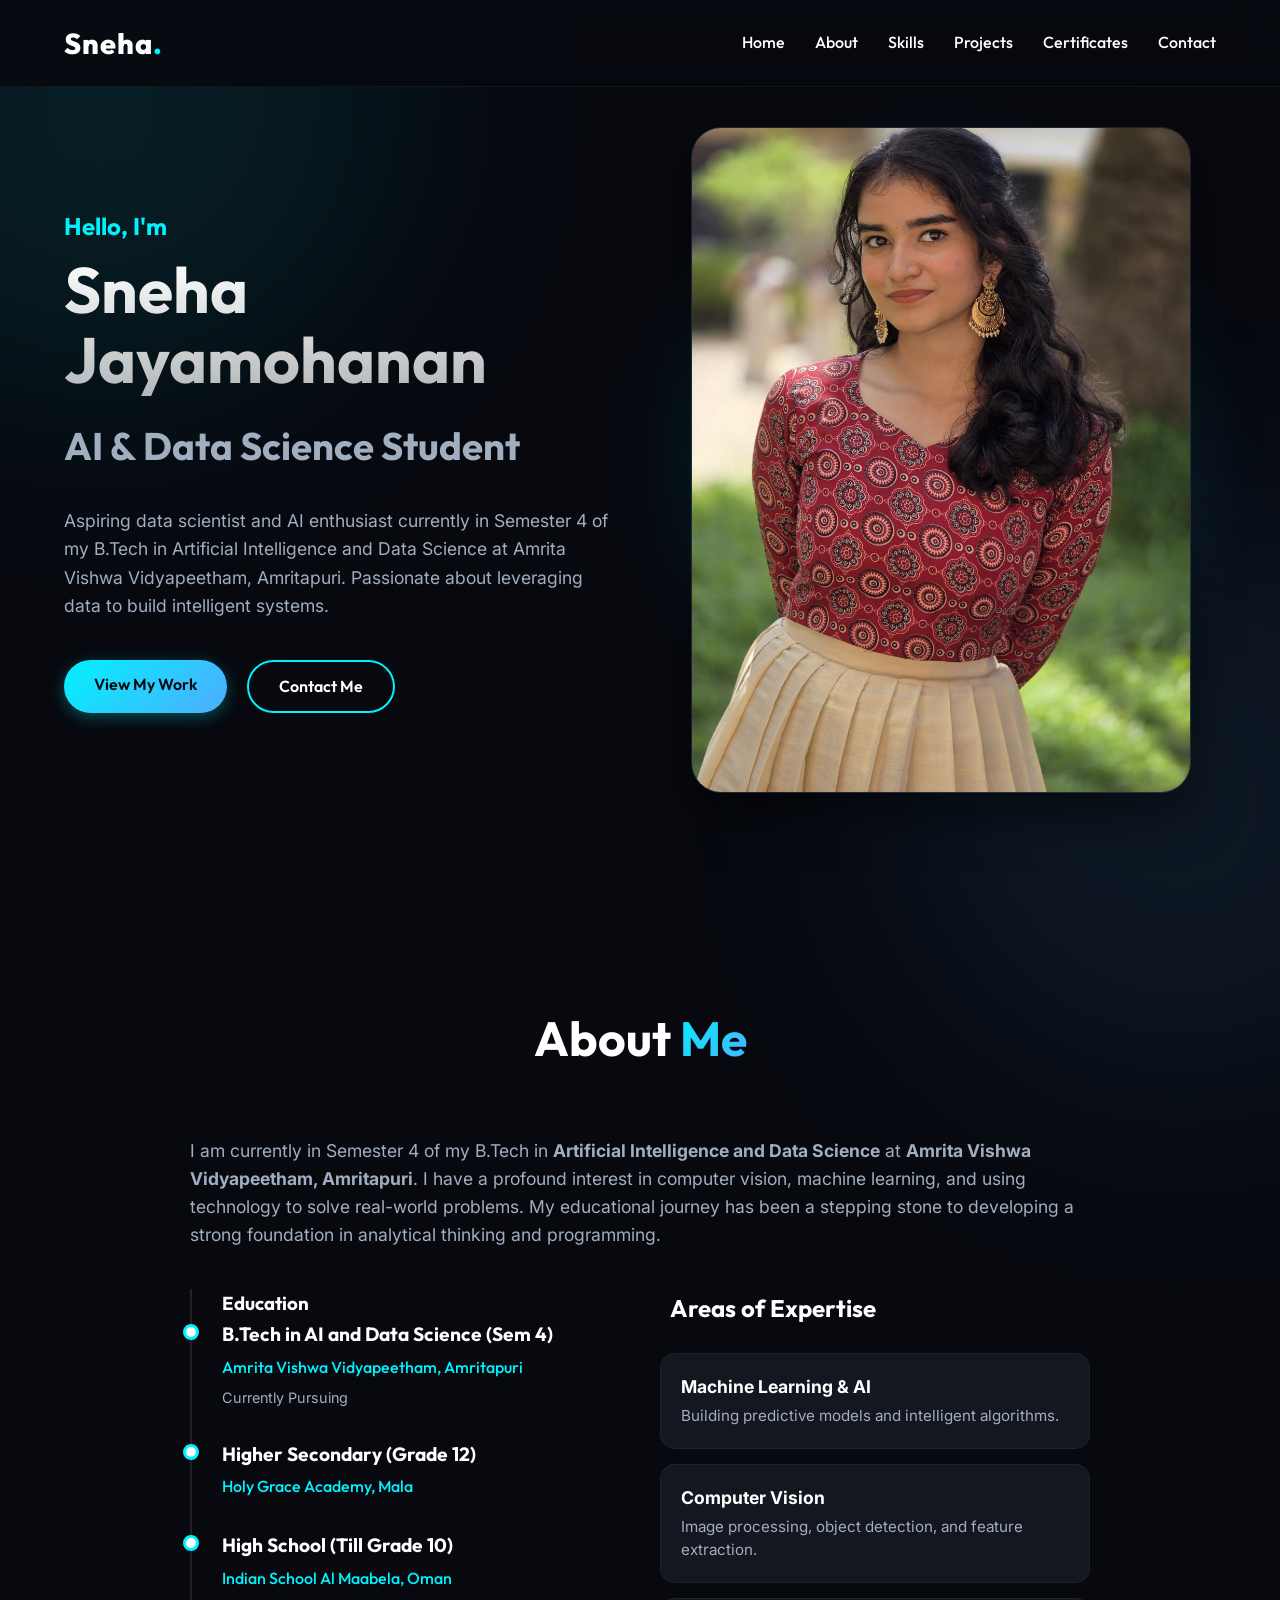
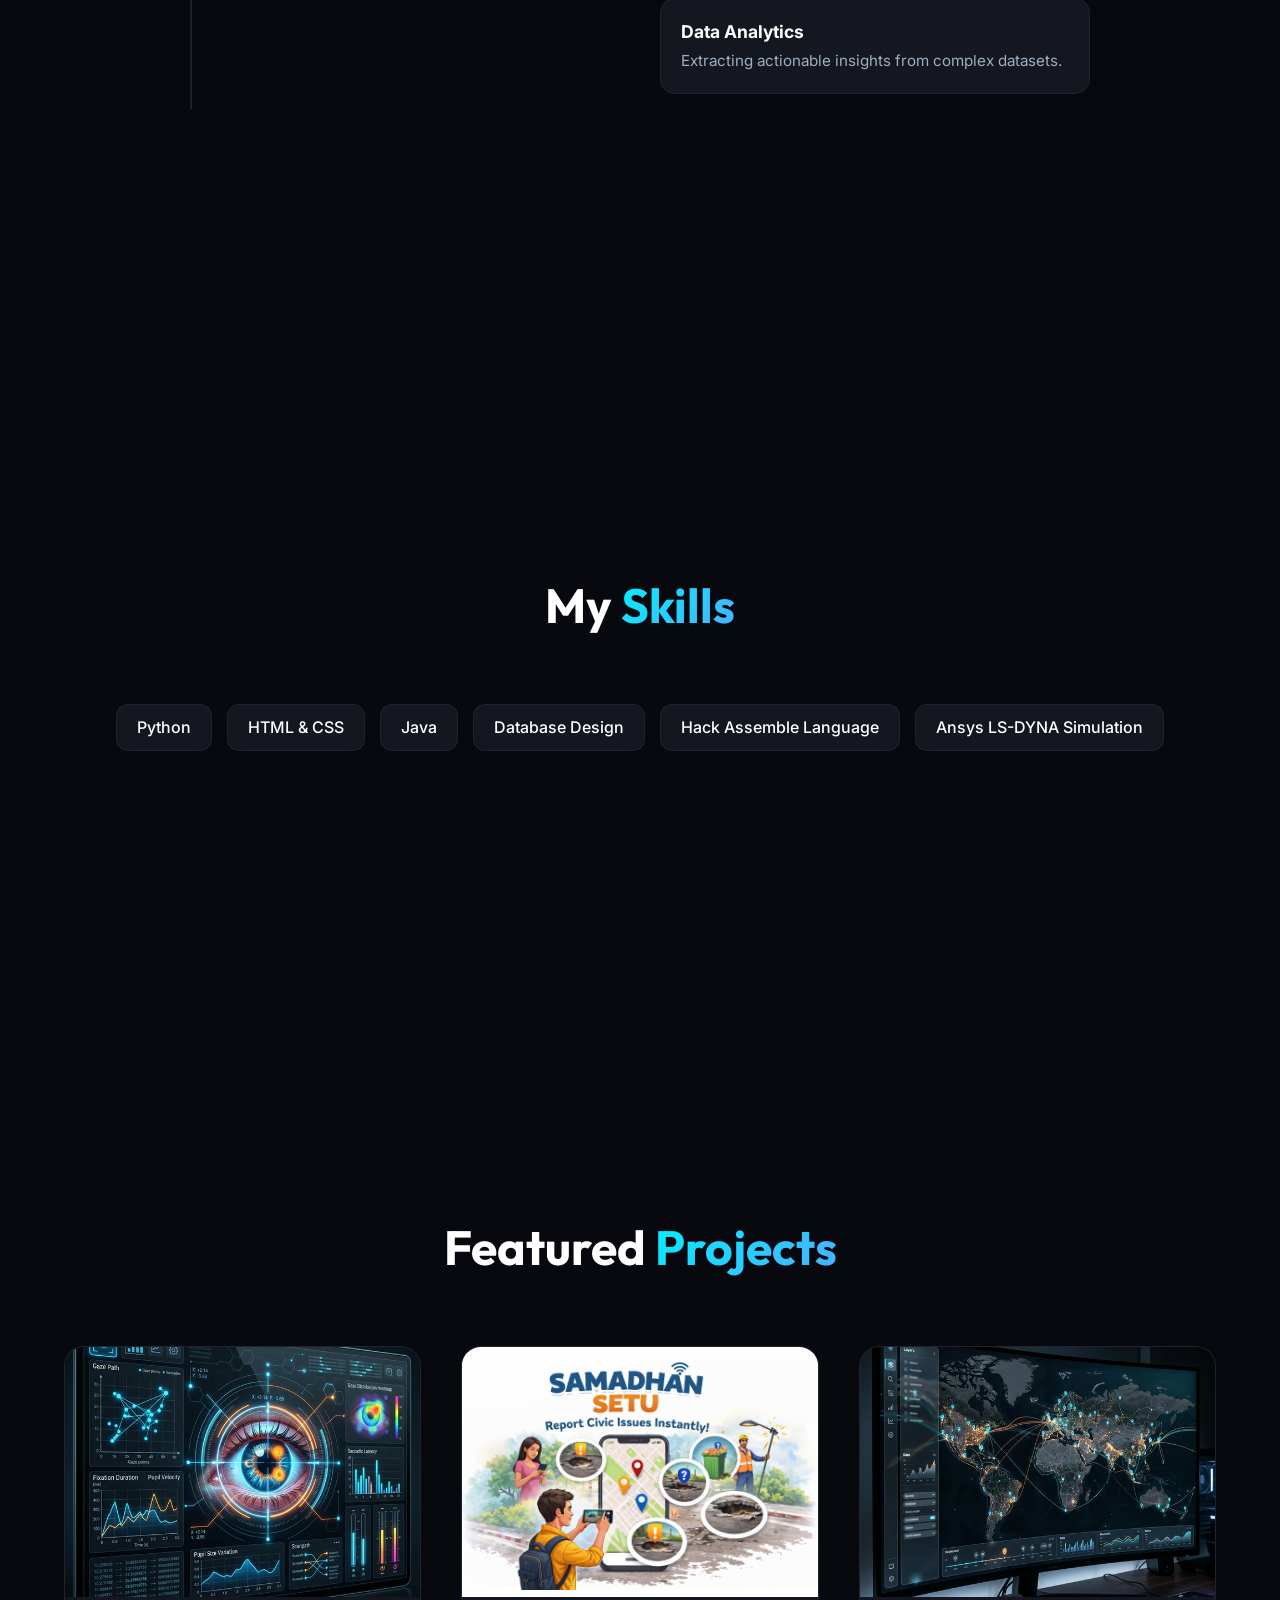
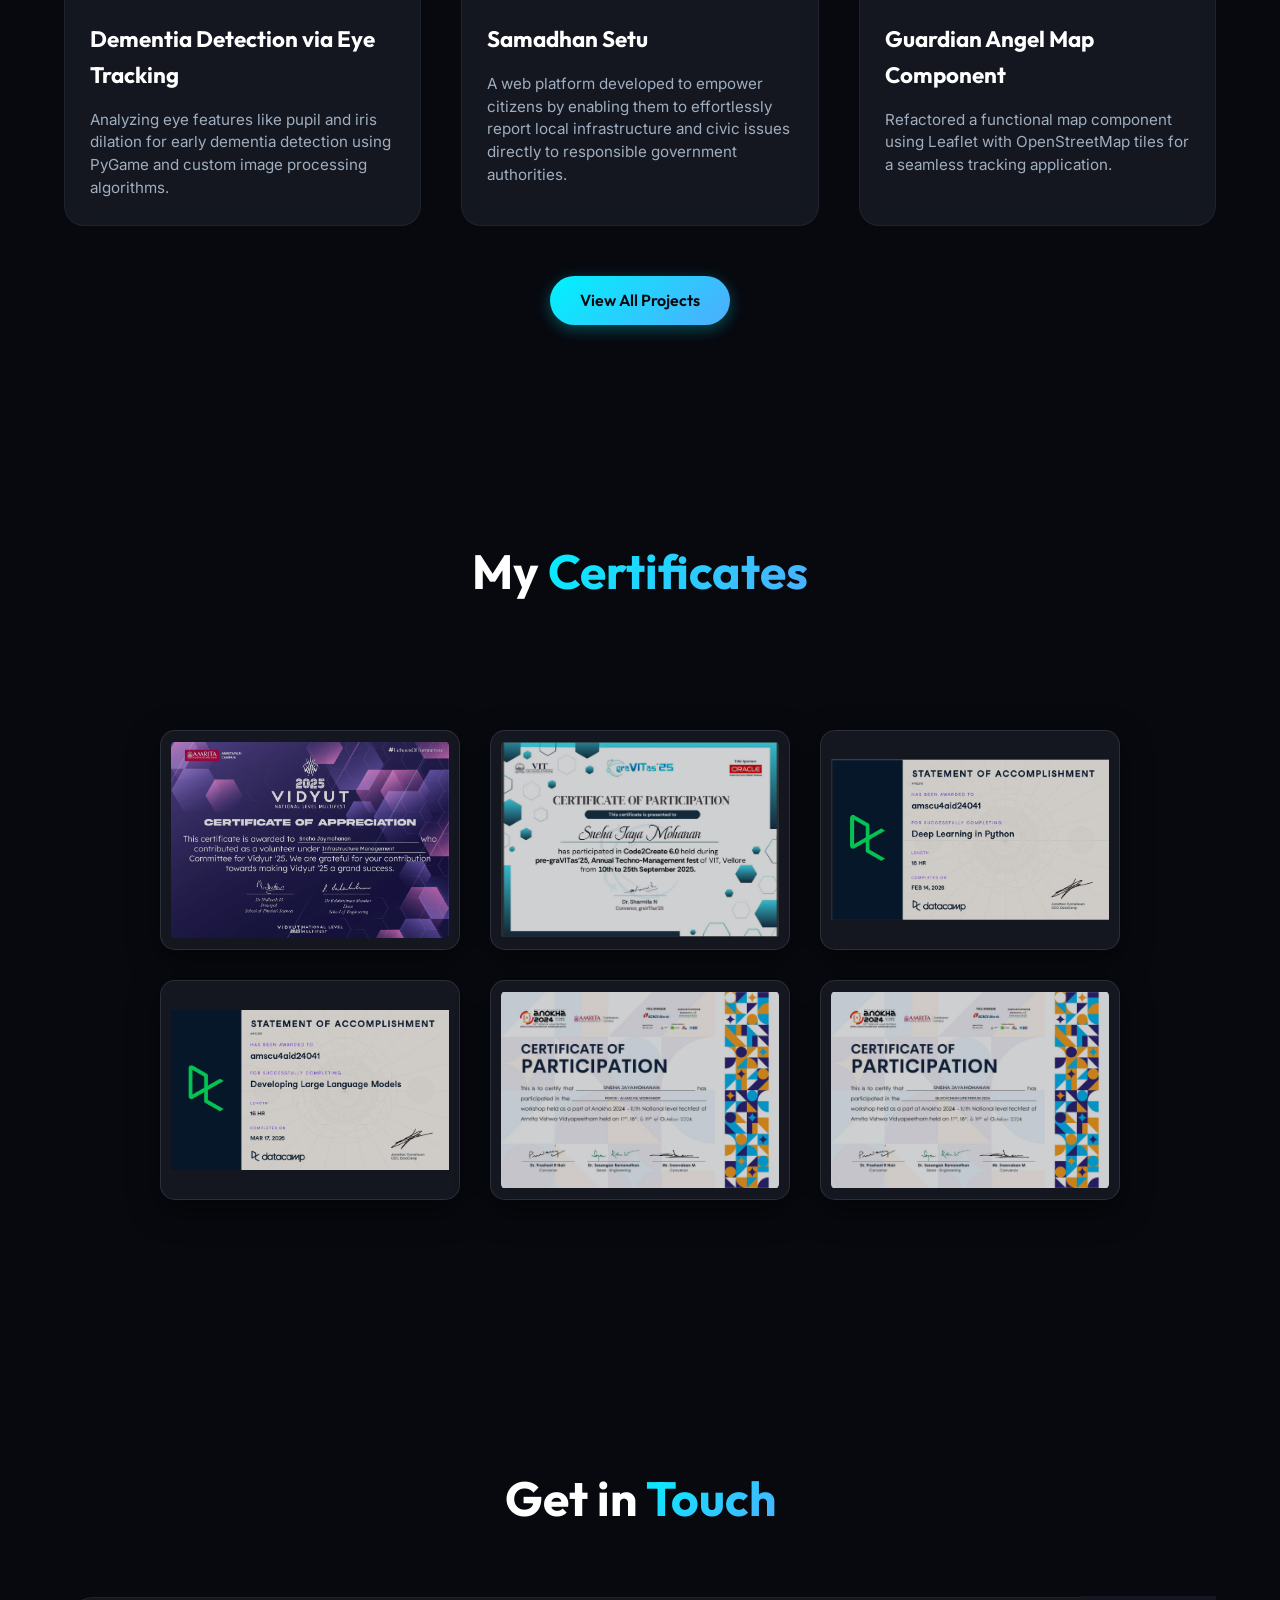
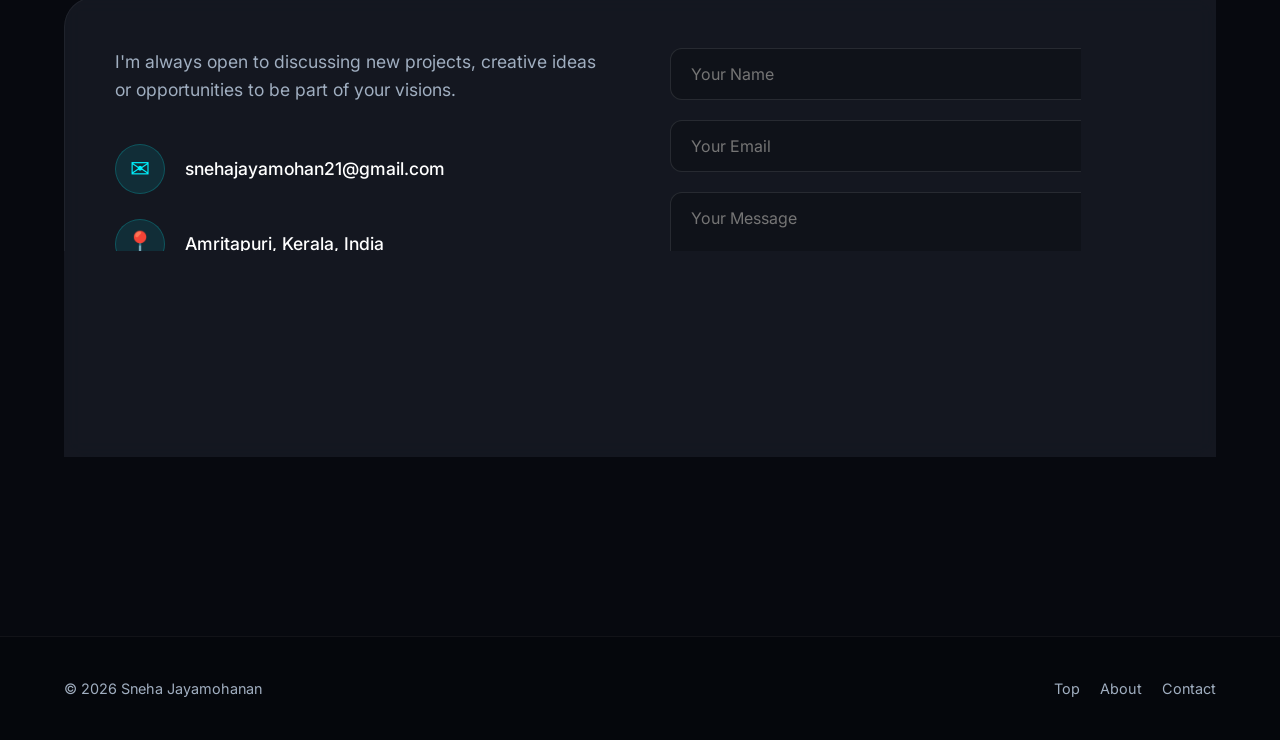
<file: portfolios/sneha/index.html>
<!DOCTYPE html>
<html lang="en">

<head>
    <meta charset="UTF-8">
    <meta name="viewport" content="width=device-width, initial-scale=1.0">
    <title>Sneha Jayamohanan | AI & Data Science Portfolio</title>
    <meta name="description" content="Portfolio of Sneha Jayamohanan, an AI and Data Science student.">
    <link rel="stylesheet" href="styles.css">
    <!-- Google Fonts -->
    <link
        href="https://fonts.googleapis.com/css2?family=Outfit:wght@300;400;600;800&family=Inter:wght@400;500;700&display=swap"
        rel="stylesheet">
</head>

<body>
    <header class="navbar">
        <div class="nav-container">
            <a href="#home" class="logo">Sneha<span>.</span></a>
            <input type="checkbox" id="nav-toggle" class="nav-toggle">
            <label for="nav-toggle" class="nav-toggle-label">
                <span></span>
            </label>
            <nav class="nav-menu">
                <ul class="nav-links">
                    <li><a href="#home">Home</a></li>
                    <li><a href="#about">About</a></li>
                    <li><a href="#skills">Skills</a></li>
                    <li><a href="#portfolio">Projects</a></li>
                    <li><a href="#certificates">Certificates</a></li>
                    <li><a href="#contact">Contact</a></li>
                </ul>
            </nav>
        </div>
    </header>

    <main>
        <!-- Hero Section -->
        <section id="home" class="hero">
            <div class="hero-content">
                <h2 class="greeting">Hello, I'm</h2>
                <h1 class="name">Sneha Jayamohanan</h1>
                <h3 class="role">AI & Data Science Student</h3>
                <p class="summary">Aspiring data scientist and AI enthusiast currently in Semester 4 of my B.Tech in
                    Artificial Intelligence and Data Science at Amrita Vishwa Vidyapeetham, Amritapuri. Passionate about
                    leveraging data to build intelligent systems.</p>
                <div class="hero-cta">
                    <a href="#portfolio" class="btn btn-primary">View My Work</a>
                    <a href="#contact" class="btn btn-secondary">Contact Me</a>
                </div>
            </div>
            <div class="hero-image">
                <img src="myphoto.jpeg"
                    alt="Sneha Jayamohanan Profile">
            </div>
        </section>

        <!-- About Section -->
        <section id="about" class="about">
            <div class="section-header">
                <h2>About <span>Me</span></h2>
            </div>
            <div class="about-content">
                <div class="about-text">
                    <p>I am currently in Semester 4 of my B.Tech in <strong>Artificial Intelligence and Data
                            Science</strong> at <strong>Amrita Vishwa Vidyapeetham, Amritapuri</strong>. I have a
                        profound interest in computer vision, machine learning, and using technology to solve real-world
                        problems. My educational journey has been a stepping stone to developing a strong foundation in
                        analytical thinking and programming.</p>

                    <div class="about-grid">
                        <div class="education-timeline">
                            <h3>Education</h3>
                            <div class="timeline-item">
                                <div class="timeline-dot"></div>
                                <h4>B.Tech in AI and Data Science (Sem 4)</h4>
                                <h5>Amrita Vishwa Vidyapeetham, Amritapuri</h5>
                                <p>Currently Pursuing</p>
                            </div>
                            <div class="timeline-item">
                                <div class="timeline-dot"></div>
                                <h4>Higher Secondary (Grade 12)</h4>
                                <h5>Holy Grace Academy, Mala</h5>
                            </div>
                            <div class="timeline-item">
                                <div class="timeline-dot"></div>
                                <h4>High School (Till Grade 10)</h4>
                                <h5>Indian School Al Maabela, Oman</h5>
                            </div>
                        </div>

                        <div class="interests-section">
                            <h3>Areas of Expertise</h3>
                            <ul class="interest-list">
                                <li>
                                    <strong>Machine Learning & AI</strong>
                                    Building predictive models and intelligent algorithms.
                                </li>
                                <li>
                                    <strong>Computer Vision</strong>
                                    Image processing, object detection, and feature extraction.
                                </li>
                                <li>
                                    <strong>Data Analytics</strong>
                                    Extracting actionable insights from complex datasets.
                                </li>
                            </ul>
                        </div>
                    </div>
                </div>
            </div>
        </section>

        <!-- Skills Section -->
        <section id="skills" class="skills">
            <div class="section-header">
                <h2>My <span>Skills</span></h2>
            </div>
            <div class="skills-grid">
                <div class="skill-tag">Python</div>
                <div class="skill-tag">HTML & CSS</div>
                <div class="skill-tag">Java</div>
                <div class="skill-tag">Database Design</div>
                <div class="skill-tag">Hack Assemble Language</div>
                <div class="skill-tag">Ansys LS-DYNA Simulation</div>
            </div>
        </section>

        <!-- Portfolio Section -->
        <section id="portfolio" class="portfolio">
            <div class="section-header">
                <h2>Featured <span>Projects</span></h2>
            </div>
            <div class="projects-grid">
                <!-- Project 1 -->
                <div class="project-card">
                    <div class="project-img">
                        <img src="eye_tracking_project.png" alt="Dementia Detection via Eye Tracking">
                        <div class="project-overlay">
                            <a href="projects.html#project1" class="btn btn-outline">View Details</a>
                        </div>
                    </div>
                    <div class="project-info">
                        <h3>Dementia Detection via Eye Tracking</h3>
                        <p>Analyzing eye features like pupil and iris dilation for early dementia detection using PyGame
                            and custom image processing algorithms.</p>
                    </div>
                </div>
                <!-- Project 2 -->
                <div class="project-card">
                    <div class="project-img">
                        <img src="image.png" alt="Samadhan Setu Project" class="poster-img">
                        <div class="project-overlay">
                            <a href="projects.html#project2" class="btn btn-outline">View Details</a>
                        </div>
                    </div>
                    <div class="project-info">
                        <h3>Samadhan Setu</h3>
                        <p>A web platform developed to empower citizens by enabling them to effortlessly report local
                            infrastructure and civic issues directly to responsible government authorities.</p>
                    </div>
                </div>
                <!-- Project 3 -->
                <div class="project-card">
                    <div class="project-img">
                        <img src="map_project.png" alt="Guardian Angel App">
                        <div class="project-overlay">
                            <a href="projects.html#project3" class="btn btn-outline">View Details</a>
                        </div>
                    </div>
                    <div class="project-info">
                        <h3>Guardian Angel Map Component</h3>
                        <p>Refactored a functional map component using Leaflet with OpenStreetMap tiles for a seamless
                            tracking application.</p>
                    </div>
                </div>
            </div>
            <div class="view-all-container">
                <a href="projects.html" class="btn btn-primary">View All Projects</a>
            </div>
        </section>

        <!-- Certificates Section -->
        <section id="certificates" class="certificates">
            <div class="section-header">
                <h2>My <span>Certificates</span></h2>
            </div>
            <div class="certificates-container">
                <div class="cert-card">
                    <img src="Sneha%20Jaymohanan184.jpg.jpeg" alt="Vidyut Certificate">
                    <div class="cert-info">Vidyut Certificate of Appreciation</div>
                </div>
                <div class="cert-card">
                    <img src="Screenshot%202026-03-21%20221429.png" alt="Certificate 1">
                    <div class="cert-info">Event Participant</div>
                </div>
                <div class="cert-card">
                    <img src="Screenshot%202026-03-21%20221706.png" alt="Certificate 2">
                    <div class="cert-info">Certificate of Completion</div>
                </div>
                <div class="cert-card">
                    <img src="Screenshot%202026-03-21%20221718.png" alt="Certificate 3">
                    <div class="cert-info">Skill Certification</div>
                </div>
                <div class="cert-card">
                    <img src="anokha.jpeg" alt="Anokha Certificate">
                    <div class="cert-info">Anokha Event Participant</div>
                </div>
                <div class="cert-card">
                    <img src="anokha2.jpeg" alt="Anokha Distinction">
                    <div class="cert-info">Anokha Event Participant</div>
                </div>
            </div>
        </section>

        <!-- Contact Section -->
        <section id="contact" class="contact">
            <div class="section-header">
                <h2>Get in <span>Touch</span></h2>
            </div>
            <div class="contact-container">
                <div class="contact-info">
                    <p>I'm always open to discussing new projects, creative ideas or opportunities to be part of your
                        visions.</p>
                    <div class="contact-methods">
                        <div class="method">
                            <span class="method-icon">✉</span>
                            <span class="method-text">snehajayamohan21@gmail.com</span>
                        </div>
                        <div class="method">
                            <span class="method-icon">📍</span>
                            <span class="method-text">Amritapuri, Kerala, India</span>
                        </div>
                    </div>
                    <div class="social-links">
                        <a href="https://www.linkedin.com/in/sneha-jayamohan-8983a3327/" class="social-icon"
                            aria-label="LinkedIn" target="_blank">LinkedIn</a>
                        <a href="https://github.com/Sneha-Jayamohanan" class="social-icon" aria-label="GitHub"
                            target="_blank">GitHub</a>
                    </div>
                </div>
                <form class="contact-form" action="mailto:snehajayamohan21@gmail.com" method="post"
                    enctype="text/plain">
                    <div class="input-group">
                        <input type="text" name="Name" placeholder="Your Name" required>
                    </div>
                    <div class="input-group">
                        <input type="email" name="Email" placeholder="Your Email" required>
                    </div>
                    <div class="input-group">
                        <textarea name="Message" placeholder="Your Message" rows="5" required></textarea>
                    </div>
                    <button type="submit" class="btn btn-primary btn-submit">Send Message</button>
                </form>
            </div>
        </section>
    </main>

    <footer>
        <div class="footer-content">
            <p>&copy; 2026 Sneha Jayamohanan</p>
            <div class="footer-links">
                <a href="#home">Top</a>
                <a href="#about">About</a>
                <a href="#contact">Contact</a>
            </div>
        </div>
    </footer>
</body>

</html>
</file>
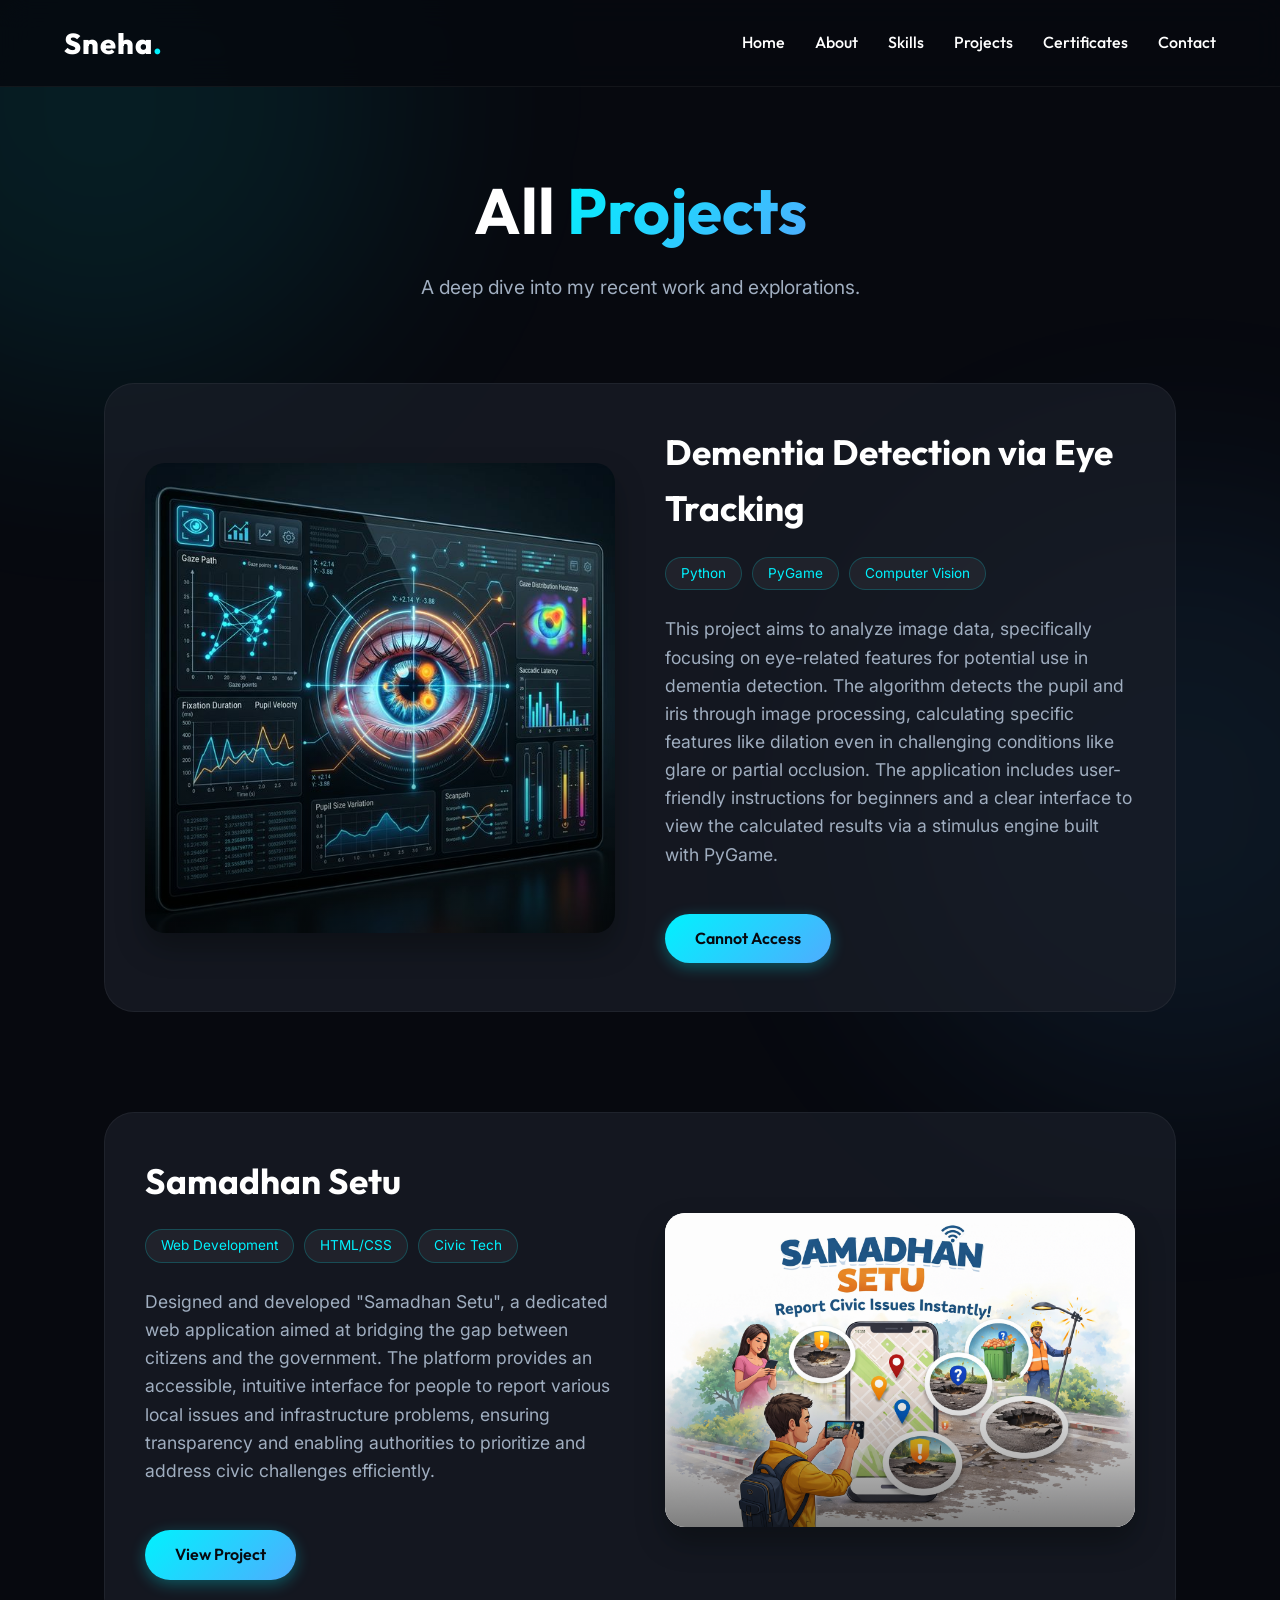
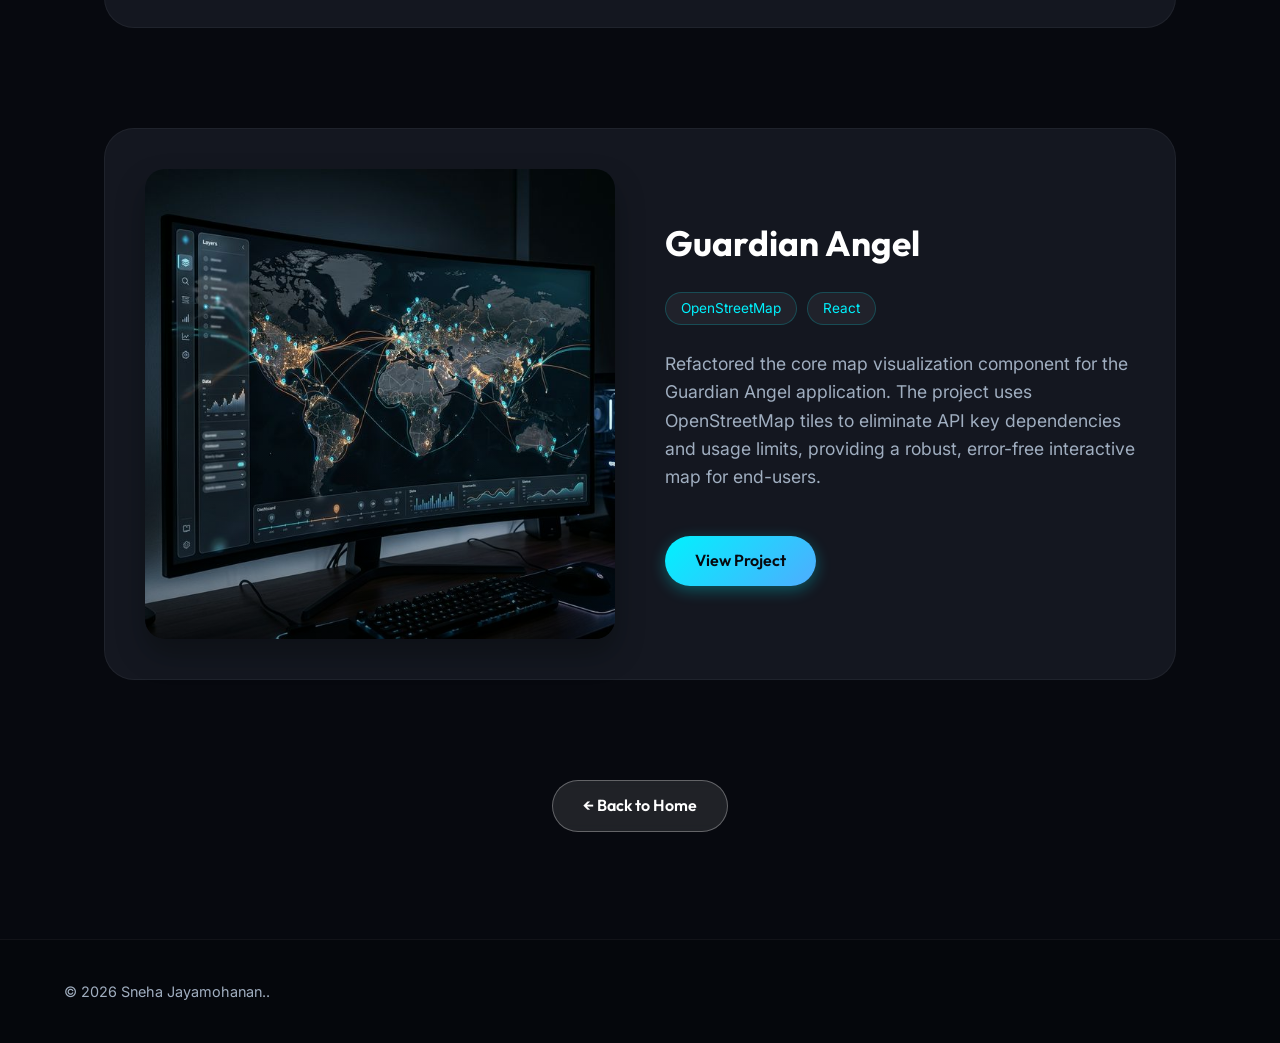
<file: portfolios/sneha/projects.html>
<!DOCTYPE html>
<html lang="en">

<head>
    <meta charset="UTF-8">
    <meta name="viewport" content="width=device-width, initial-scale=1.0">
    <title>Projects | Sneha Jayamohanan</title>
    <link rel="stylesheet" href="styles.css">
    <link
        href="https://fonts.googleapis.com/css2?family=Outfit:wght@300;400;600;800&family=Inter:wght@400;500;700&display=swap"
        rel="stylesheet">
</head>

<body class="inner-page">
    <header class="navbar">
        <div class="nav-container">
            <a href="index.html#home" class="logo">Sneha<span>.</span></a>
            <input type="checkbox" id="nav-toggle" class="nav-toggle">
            <label for="nav-toggle" class="nav-toggle-label">
                <span></span>
            </label>
            <nav class="nav-menu">
                <ul class="nav-links">
                    <li><a href="index.html#home">Home</a></li>
                    <li><a href="index.html#about">About</a></li>
                    <li><a href="index.html#skills">Skills</a></li>
                    <li><a href="index.html#portfolio">Projects</a></li>
                    <li><a href="index.html#certificates">Certificates</a></li>
                    <li><a href="index.html#contact">Contact</a></li>
                </ul>
            </nav>
        </div>
    </header>

    <main class="projects-main">
        <div class="page-header">
            <h1>All <span>Projects</span></h1>
            <p>A deep dive into my recent work and explorations.</p>
        </div>

        <div class="detailed-projects" id="project1">
            <div class="project-detail-card">
                <div class="detail-img">
                    <img src="eye_tracking_project.png" alt="Dementia Detection">
                </div>
                <div class="detail-content">
                    <h2>Dementia Detection via Eye Tracking</h2>
                    <div class="tech-stack">
                        <span>Python</span><span>PyGame</span><span>Computer Vision</span>
                    </div>
                    <p>This project aims to analyze image data, specifically focusing on eye-related features for
                        potential use in dementia detection. The algorithm detects the pupil and iris through image
                        processing, calculating specific features like dilation even in challenging conditions like
                        glare or partial occlusion. The application includes user-friendly instructions for beginners
                        and a clear interface to view the calculated results via a stimulus engine built with PyGame.
                    </p>
                    <a href="#" class="btn btn-primary mt-3">Cannot Access</a>
                </div>
            </div>
        </div>

        <div class="detailed-projects reverse" id="project2">
            <div class="project-detail-card">
                <div class="detail-img">
                    <img src="image.png" alt="Samadhan Setu Web App" class="poster-img">
                </div>
                <div class="detail-content">
                    <h2>Samadhan Setu</h2>
                    <div class="tech-stack">
                        <span>Web Development</span><span>HTML/CSS</span><span>Civic Tech</span>
                    </div>
                    <p>Designed and developed "Samadhan Setu", a dedicated web application aimed at bridging the gap
                        between citizens and the government. The platform provides an accessible, intuitive interface
                        for people to report various local issues and infrastructure problems, ensuring transparency and
                        enabling authorities to prioritize and address civic challenges efficiently.</p>
                    <a href="https://github.com/Sneha-Jayamohanan/SamadhanSetu" class="btn btn-primary mt-3">View
                        Project</a>
                </div>
            </div>
        </div>

        <div class="detailed-projects" id="project3">
            <div class="project-detail-card">
                <div class="detail-img">
                    <img src="map_project.png" alt="Guardian Angel App">
                </div>
                <div class="detail-content">
                    <h2>Guardian Angel</h2>
                    <div class="tech-stack">
                        <span>OpenStreetMap</span><span>React</span>
                    </div>
                    <p>Refactored the core map visualization component for the Guardian Angel application. The project
                        uses OpenStreetMap tiles to eliminate API key
                        dependencies and usage limits, providing a robust, error-free interactive map for end-users.</p>
                    <a href="https://github.com/Sneha-Jayamohanan/Guardian-angel" class="btn btn-primary mt-3">View
                        Project</a>
                </div>
            </div>
        </div>

        <div class="back-link-container">
            <a href="index.html" class="btn btn-outline">&larr; Back to Home</a>
        </div>
    </main>

    <footer>
        <div class="footer-content">
            <p>&copy; 2026 Sneha Jayamohanan..</p>
        </div>
    </footer>
</body>

</html>
</file>
<file: portfolios/alan/portfolio.css>
@import url('https://fonts.googleapis.com/css2?family=Cormorant+Garamond:ital,wght@0,300;0,400;1,300&family=DM+Sans:wght@200;300;400&family=Space+Grotesk:wght@300;400;500&display=swap');

*, *::before, *::after {
    margin: 0; padding: 0;
    box-sizing: border-box;
    text-decoration: none;
    border: none; outline: none;
}

:root {
    --bg:      #111111;
    --white:   #e8e8e8;
    --white2:  #c8c8c8;
    --muted:   #888888;
    --border:  rgba(255,255,255,0.12);
    --sidebar: 180px;
    --font-display: 'Cormorant Garamond', serif;
    --font-body:    'DM Sans', sans-serif;
    --font-ui:      'Space Grotesk', sans-serif;
}

html { font-size: 16px; scroll-behavior: smooth; }

html, body { height: 100%; }

body {
    background: var(--bg);
    color: var(--white);
    font-family: var(--font-body);
    overflow: hidden;
}

::-webkit-scrollbar { width: 3px; }
::-webkit-scrollbar-track { background: var(--bg); }
::-webkit-scrollbar-thumb { background: var(--muted); }

/* ══ SIDEBAR ══ */
.sidebar {
    position: fixed;
    top: 0; left: 0;
    width: var(--sidebar);
    height: 100vh;
    display: flex;
    flex-direction: column;
    justify-content: space-between;
    padding: 48px 32px;
    z-index: 100;
    border-right: 1px solid var(--border);
    background: var(--bg);
}

.side-nav { display: flex; flex-direction: column; gap: 20px; }

.side-link {
    font-family: var(--font-ui);
    font-size: 17px;
    font-weight: 400;
    letter-spacing: 0.14em;
    color: var(--muted);
    transition: color 0.3s;
    position: relative;
    width: fit-content;
    padding-bottom: 3px;
}

.side-link::after {
    content: '';
    position: absolute;
    bottom: 0; left: 0;
    width: 0; height: 1px;
    background: var(--white);
    transition: width 0.3s;
}

.side-link:hover,
.side-link:focus { color: var(--white); }
.side-link:hover::after,
.side-link:focus::after { width: 100%; }

/* ── Active nav link underline via :target ── */

/* Default: all links muted */
.side-link { color: var(--muted); }
.side-link::after { width: 0; }

/* Home active by default when nothing targeted */
body:not(:has(:target)) .link-home,
/* Each section when targeted makes its nav link white + underlined */
:root:has(#home:target)      .link-home,
:root:has(#skills:target)    .link-skills,
:root:has(#projects:target)  .link-projects,
:root:has(#education:target) .link-education,
:root:has(#contact:target)   .link-contact {
    color: var(--white);
}

body:not(:has(:target)) .link-home::after,
:root:has(#home:target)      .link-home::after,
:root:has(#skills:target)    .link-skills::after,
:root:has(#projects:target)  .link-projects::after,
:root:has(#education:target) .link-education::after,
:root:has(#contact:target)   .link-contact::after {
    width: 100%;
}

.side-socials { display: flex; flex-direction: column; gap: 18px; }
.side-socials a { color: var(--muted); font-size: 17px; transition: color 0.3s; }
.side-socials a:hover { color: var(--white); }

/* ══ MAIN SCROLL CONTAINER ══ */
.main {
    margin-left: var(--sidebar);
    height: 100vh;
    overflow-y: scroll;
    scroll-snap-type: y mandatory;
    scroll-behavior: smooth;
}

/* ══ PAGES ══ */
.page {
    scroll-snap-align: start;
    scroll-snap-stop: always;
    min-height: 100vh;
    padding: 72px 80px;
    display: flex;
    flex-direction: column;
    justify-content: center;
    position: relative;
    overflow: hidden;
}

/* Clip reveal animation when :target is hit */
.page::before {
    content: '';
    position: absolute;
    inset: 0;
    background: var(--bg);
    transform-origin: left;
    transform: scaleX(0);
    z-index: 10;
    pointer-events: none;
}

.page:target::before {
    animation: clipReveal 0.7s cubic-bezier(0.77, 0, 0.18, 1) forwards;
}

@keyframes clipReveal {
    0%   { transform: scaleX(1); transform-origin: left; }
    50%  { transform: scaleX(1); transform-origin: left; }
    51%  { transform-origin: right; }
    100% { transform: scaleX(0); transform-origin: right; }
}

/* Content fades in after reveal */
.page:target > *:not(.page::before) {
    animation: contentIn 0.4s ease 0.4s both;
}

@keyframes contentIn {
    from { opacity: 0; }
    to   { opacity: 1; }
}

/* ══ SHARED ══ */
.section-label-sm {
    font-family: var(--font-ui);
    font-size: 16px;
    font-weight: 400;
    letter-spacing: 0.18em;
    color: var(--white2);
    margin-bottom: 16px;
    flex-shrink: 0;
    text-transform: uppercase;
}

.divider {
    width: 100%;
    height: 1px;
    background: var(--border);
    margin-bottom: 52px;
    flex-shrink: 0;
}

/* ══ HOME ══ */
.page-home {
    flex-direction: row;
    align-items: center;
    gap: 80px;
}

.home-name-block {
    flex: 1;
    display: flex;
    flex-direction: column;
}

.big-name {
    font-family: var(--font-display);
    font-size: clamp(72px, 9vw, 140px);
    font-weight: 300;
    line-height: 0.95;
    letter-spacing: 0.03em;
    color: var(--white);
    /* Blur in animation on load */
    animation: nameBlur 1s ease both;
}

.big-name:nth-child(2) { animation-delay: 0.15s; }

.big-name.outline {
    -webkit-text-stroke: 1px rgba(255,255,255,0.35);
    color: transparent;
    margin-bottom: 28px;
}

@keyframes nameBlur {
    from { opacity: 0; filter: blur(12px); letter-spacing: 0.2em; }
    to   { opacity: 1; filter: blur(0);    letter-spacing: 0.03em; }
}

.big-name.outline { animation: nameBlurOutline 1s ease 0.15s both; }
@keyframes nameBlurOutline {
    from { opacity: 0; filter: blur(12px); }
    to   { opacity: 1; filter: blur(0); }
}

/* Role cycling — pure CSS animation */
.home-role {
    font-family: var(--font-ui);
    font-size: 17px;
    font-weight: 300;
    letter-spacing: 0.06em;
    color: var(--white2);
    height: 22px;
    overflow: hidden;
    position: relative;
}

.role-cycle {
    position: absolute;
    top: 0; left: 0;
    display: flex;
    flex-direction: column;
}

.role-cycle span {
    height: 22px;
    line-height: 22px;
    display: block;
    opacity: 0;
    position: absolute;
    top: 0; left: 0;
    white-space: nowrap;
    animation: roleItem 18s infinite;
}

.role-cycle span:nth-child(1) { animation-delay: 0s; }
.role-cycle span:nth-child(2) { animation-delay: 3s; }
.role-cycle span:nth-child(3) { animation-delay: 6s; }
.role-cycle span:nth-child(4) { animation-delay: 9s; }
.role-cycle span:nth-child(5) { animation-delay: 12s; }
.role-cycle span:nth-child(6) { animation-delay: 15s; }

@keyframes roleItem {
    0%   { opacity: 0; transform: translateY(8px); }
    3%   { opacity: 1; transform: translateY(0); }
    14%  { opacity: 1; transform: translateY(0); }
    17%  { opacity: 0; transform: translateY(-8px); }
    100% { opacity: 0; }
}

.home-right {
    flex: 1;
    display: flex;
    flex-direction: column;
    gap: 48px;
}

.about-body {
    font-size: 17px;
    color: var(--white2);
    line-height: 1.9;
    font-weight: 400;
    margin-bottom: 16px;
    letter-spacing: 0.01em;
}

.home-contact-note {
    font-family: var(--font-body);
    font-size: 17px;
    font-weight: 400;
    color: var(--white2);
    line-height: 1.9;
}

.safe-email {
    color: var(--white2);
    font-weight: 400;
    font-size: 17px;
}
.safe-email span { display: inline; }

/* ══ SKILLS ══ */
.page-skills { justify-content: center; }

.skills-cols {
    display: grid;
    grid-template-columns: repeat(3, 1fr);
    gap: 60px;
    margin-bottom: 60px;
}

.skill-col-title {
    font-family: var(--font-ui);
    font-size: 18px;
    font-weight: 400;
    letter-spacing: 0.1em;
    color: var(--white);
    margin-bottom: 28px;
    text-transform: uppercase;
}

.pill-wrap { display: flex; flex-wrap: wrap; gap: 12px; }

.pill {
    font-family: var(--font-ui);
    font-size: 16px;
    font-weight: 400;
    color: var(--white2);
    border: 1px solid rgba(255,255,255,0.2);
    padding: 8px 20px;
    border-radius: 100px;
    transition: border-color 0.25s, color 0.25s;
    letter-spacing: 0.02em;
}
.pill:hover { border-color: rgba(255,255,255,0.6); color: var(--white); }

.section-nav-links { display: flex; gap: 32px; justify-content: flex-end; }
.section-nav-link {
    font-family: var(--font-ui);
    font-size: 18px;
    font-weight: 400;
    letter-spacing: 0.05em;
    color: var(--white2);
    transition: color 0.25s;
}
.section-nav-link:hover { color: var(--white); }

/* ══ PROJECTS ══ */
.page-projects { justify-content: center; }
.project-list { display: flex; flex-direction: column; }

.proj-row {
    display: grid;
    grid-template-columns: 80px 1fr 48px;
    gap: 48px;
    align-items: start;
    padding: 36px 0;
    border-bottom: 1px solid var(--border);
    transition: background 0.25s;
}
.proj-row:first-child { border-top: 1px solid var(--border); }
.proj-row:hover { background: rgba(255,255,255,0.02); }

.proj-meta { display: flex; flex-direction: column; gap: 8px; padding-top: 4px; }
.proj-num { font-family: var(--font-ui); font-size: 15px; color: var(--white2); letter-spacing: 0.12em; }
.proj-status { font-family: var(--font-ui); font-size: 14px; letter-spacing: 0.1em; color: var(--white2); text-transform: uppercase; }
.proj-status.ongoing { color: var(--white); }

.proj-title {
    font-family: var(--font-display);
    font-size: 28px;
    font-weight: 400;
    color: var(--white);
    margin-bottom: 10px;
    line-height: 1.2;
}
.proj-desc {
    font-size: 17px;
    color: var(--white2);
    line-height: 1.8;
    font-weight: 400;
    margin-bottom: 16px;
    max-width: 600px;
}
.proj-tags { display: flex; flex-wrap: wrap; gap: 8px; }
.proj-tags span {
    font-family: var(--font-ui);
    font-size: 14px;
    font-weight: 400;
    color: var(--white2);
    border: 1px solid rgba(255,255,255,0.2);
    padding: 4px 13px;
    border-radius: 100px;
}
.proj-arrow {
    font-size: 22px;
    color: var(--muted);
    transition: color 0.25s, transform 0.25s;
    padding-top: 4px;
    display: block;
}
.proj-row:hover .proj-arrow { color: var(--white); transform: translate(3px, -3px); }

/* ══ EDUCATION ══ */
.page-education { justify-content: center; }
.edu-list { display: flex; flex-direction: column; }

.edu-row {
    display: grid;
    grid-template-columns: 160px 1fr 80px;
    gap: 48px;
    align-items: start;
    padding: 36px 0;
    border-bottom: 1px solid var(--border);
    transition: background 0.25s;
}
.edu-row:first-child { border-top: 1px solid var(--border); }
.edu-row:hover { background: rgba(255,255,255,0.02); }

.edu-year { font-family: var(--font-ui); font-size: 17px; font-weight: 400; color: var(--white2); padding-top: 4px; letter-spacing: 0.02em; }
.edu-degree { font-family: var(--font-display); font-size: 28px; font-weight: 300; color: var(--white); margin-bottom: 8px; line-height: 1.2; }
.edu-inst { font-family: var(--font-body); font-size: 17px; font-weight: 400; color: var(--white2); margin-bottom: 12px; }
.edu-detail { font-size: 17px; color: var(--white2); line-height: 1.8; font-weight: 400; max-width: 560px; }
.edu-badge { font-family: var(--font-ui); font-size: 15px; letter-spacing: 0.12em; color: var(--white2); text-align: right; padding-top: 4px; text-transform: uppercase; }
.edu-badge.score { font-size: 28px; font-family: var(--font-display); font-weight: 300; color: var(--white2); letter-spacing: 0; }

/* ══ CONTACT ══ */
.page-contact { justify-content: center; }

.contact-layout {
    display: grid;
    grid-template-columns: 1fr 1.4fr;
    gap: 80px;
    align-items: start;
}

.contact-heading {
    font-family: var(--font-display);
    font-size: clamp(48px, 6vw, 86px);
    font-weight: 300;
    line-height: 1.05;
    color: var(--white);
    margin-bottom: 40px;
}
.contact-heading em { font-style: italic; color: var(--white2); }

.contact-details { display: flex; flex-direction: column; gap: 22px; }
.cd-row { display: flex; flex-direction: column; gap: 4px; }
.cd-label { font-family: var(--font-ui); font-size: 13px; letter-spacing: 0.2em; color: var(--white2); text-transform: uppercase; }
.cd-row a,
.cd-row > span:not(.cd-label) { font-size: 17px; font-weight: 400; color: var(--white2); transition: color 0.25s; }
.cd-row .safe-email { font-size: 17px; }
.cd-row a:hover { color: var(--white); }

.contact-right { display: flex; flex-direction: column; justify-content: center; gap: 40px; }

.contact-msg {
    font-size: 16px;
    color: var(--white2);
    line-height: 1.9;
    font-weight: 300;
    max-width: 480px;
}

.contact-cta { display: flex; gap: 20px; flex-wrap: wrap; }

.cta-btn {
    font-family: var(--font-ui);
    font-size: 17px;
    font-weight: 400;
    letter-spacing: 0.15em;
    color: var(--bg);
    background: var(--white);
    padding: 14px 32px;
    transition: background 0.3s;
    display: inline-block;
    text-transform: uppercase;
}
.cta-btn:hover { background: var(--white2); }

.cta-btn.outline {
    background: transparent;
    color: var(--white2);
    border: 1px solid rgba(255,255,255,0.25);
}
.cta-btn.outline:hover { border-color: var(--white); color: var(--white); }

/* ══ RESPONSIVE ══ */
@media (max-width: 1100px) {
    .page { padding: 60px 48px; }
    .page-home { flex-direction: column; gap: 48px; }
    .skills-cols { grid-template-columns: 1fr 1fr; gap: 40px; }
    .contact-layout { grid-template-columns: 1fr; gap: 48px; }
}

@media (max-width: 768px) {
    :root { --sidebar: 0px; }
    body { overflow: hidden; }

    .sidebar {
        flex-direction: row;
        align-items: center;
        justify-content: space-between;
        width: 100%;
        height: 58px;
        padding: 0 24px;
        border-right: none;
        border-bottom: 1px solid var(--border);
        background: rgba(17,17,17,0.97);
        backdrop-filter: blur(12px);
    }
    .side-nav { flex-direction: row; gap: 16px; overflow-x: auto; }
    .side-nav::-webkit-scrollbar { display: none; }
    .side-link { font-size: 13px; }
    .side-socials { flex-direction: row; gap: 14px; flex-shrink: 0; }
    .side-socials a { font-size: 17px; }

    .main { margin-left: 0; }
    .page { padding: 76px 24px 32px; justify-content: flex-start; }
    .page-home { flex-direction: column; gap: 32px; }
    .big-name { font-size: clamp(52px, 14vw, 80px); }
    .skills-cols { grid-template-columns: 1fr; gap: 32px; }
    .proj-row { grid-template-columns: 48px 1fr 28px; gap: 16px; padding: 28px 0; }
    .edu-row { grid-template-columns: 1fr; gap: 10px; padding: 28px 0; }
    .edu-badge { text-align: left; }
    .contact-layout { grid-template-columns: 1fr; gap: 36px; }
    .section-nav-links { justify-content: flex-start; gap: 24px; }
}
</file>
<file: portfolios/devan/index.css>
/* 
  Portfolio Stylesheet
  Theme: Premium Dark Mode with Glassmorphism
  Fonts: Inter for body, Outfit for headings
*/

/* --- Variables --- */
:root {
    /* Colors */
    --bg-color: #05050f; /* very dark blue/black */
    --surface-color: rgba(20, 20, 35, 0.4); /* glassmorphism base */
    --surface-hover: rgba(30, 30, 50, 0.6);
    --border-color: rgba(255, 255, 255, 0.08);
    
    --text-primary: #f8f9fa;
    --text-secondary: #a0aab2;
    --text-muted: #6c757d;
    
    /* Brand/Accent Gradients */
    --primary-color: #7c3aed; /* Violet */
    --secondary-color: #3b82f6; /* Blue */
    --accent-glow: rgba(124, 58, 237, 0.5);
    --gradient-primary: linear-gradient(135deg, var(--primary-color), var(--secondary-color));
    
    /* Geometry & Spacing */
    --border-radius-sm: 8px;
    --border-radius-md: 16px;
    --border-radius-lg: 24px;
    --section-padding: 100px 0;
    
    /* Fonts */
    --font-heading: 'Outfit', sans-serif;
    --font-body: 'Inter', sans-serif;
    
    /* Animation */
    --transition-fast: 0.2s cubic-bezier(0.4, 0, 0.2, 1);
    --transition-normal: 0.3s cubic-bezier(0.4, 0, 0.2, 1);
    --transition-slow: 0.5s cubic-bezier(0.4, 0, 0.2, 1);
}

/* --- Reset & Base --- */
* {
    margin: 0;
    padding: 0;
    box-sizing: border-box;
    -ms-overflow-style: none;  /* IE and Edge */
    scrollbar-width: none;  /* Firefox */
}

/* Hide scrollbars for Chrome, Safari and Opera */
::-webkit-scrollbar {
    display: none;
}

html {
    scroll-behavior: smooth;
    scroll-padding-top: 80px; /* offset for fixed nav */
}

body {
    background-color: transparent; /* Remove solid color so background-photo shows through */
    color: var(--text-primary);
    font-family: var(--font-body);
    line-height: 1.6;
    overflow-x: hidden; /* Hide horizontal scroll from blobs */
    position: relative;
    min-height: 100vh;
}

/* --- Full-Page Fixed Background Photo --- */
.bg-photo {
    position: fixed;         /* Stays on screen while scrolling */
    top: 0;
    left: 0;
    width: 100%;
    height: 100%;
    background-color: var(--bg-color); /* Fallback color behind the photo */
    background-image: url('./profile.jpg');
    background-repeat: no-repeat;
    background-size: cover; /* Use cover to ensure it fills the entire width/height regardless of portrait/landscape */
    background-position: right 55%; /* Centered head and upper body */
    /* Deep blue glass tint */
    filter: sepia(100%) hue-rotate(185deg) saturate(160%) brightness(0.35) contrast(1.05);
    z-index: -10;             /* Absolute bottom layer */
    pointer-events: none;
}

/* --- Background Blobs (Premium Feel) --- */
.blob {
    position: absolute;
    border-radius: 50%;
    filter: blur(100px);
    z-index: -1;
    opacity: 0.4;
    animation: drift 20s infinite alternate ease-in-out;
}

.blob-1 {
    top: -10%;
    left: -10%;
    width: 500px;
    height: 500px;
    background: var(--primary-color);
    opacity: 0.2;
}

.blob-2 {
    top: 40%;
    right: -20%;
    width: 600px;
    height: 600px;
    background: var(--secondary-color);
    opacity: 0.15;
    animation-delay: -5s;
}

.blob-3 {
    bottom: -10%;
    left: 20%;
    width: 400px;
    height: 400px;
    background: #ec4899; /* pink accent */
    opacity: 0.15;
    animation-delay: -10s;
}

@keyframes drift {
    0% { transform: translate(0, 0) scale(1); }
    100% { transform: translate(50px, 50px) scale(1.1); }
}

/* --- Layout & Typography --- */
.container {
    max-width: 1200px;
    margin: 0 auto;
    padding: 0 5%;
}

h1, h2, h3, h4 {
    font-family: var(--font-heading);
    font-weight: 800;
    line-height: 1.2;
}

.section-title {
    font-size: 2.5rem;
    margin-bottom: 3rem;
    position: relative;
    display: inline-block;
}

.section-title::after {
    content: '';
    position: absolute;
    bottom: -10px;
    left: 0;
    width: 60px;
    height: 4px;
    background: var(--gradient-primary);
    border-radius: 2px;
}

.text-center {
    text-align: center;
}

.text-center::after {
    left: 50%;
    transform: translateX(-50%);
}

.section-subtitle {
    font-size: 1.125rem;
    color: var(--text-secondary);
    margin-top: -2rem;
    margin-bottom: 3rem;
}

/* --- Utilities --- */
.glass-panel {
    background: var(--surface-color);
    backdrop-filter: blur(16px);
    -webkit-backdrop-filter: blur(16px);
    border: 1px solid var(--border-color);
    border-radius: var(--border-radius-md);
    box-shadow: 0 4px 30px rgba(0, 0, 0, 0.1);
    transition: all var(--transition-normal);
}

.gradient-text {
    background: var(--gradient-primary);
    -webkit-background-clip: text;
    -webkit-text-fill-color: transparent;
    background-clip: text;
    color: transparent;
}

/* --- Buttons --- */
.btn {
    display: inline-block;
    padding: 0.8rem 1.8rem;
    border-radius: var(--border-radius-sm);
    font-family: var(--font-body);
    font-weight: 600;
    text-decoration: none;
    transition: all var(--transition-fast);
    cursor: pointer;
    font-size: 1rem;
    border: none;
}

.btn-primary {
    background: var(--gradient-primary);
    color: white;
    box-shadow: 0 4px 15px var(--accent-glow);
}

.btn-primary:hover {
    transform: translateY(-2px);
    box-shadow: 0 6px 20px rgba(124, 58, 237, 0.7);
    filter: brightness(1.1);
}

.btn-secondary {
    background: rgba(255, 255, 255, 0.05);
    color: var(--text-primary);
    border: 1px solid var(--border-color);
}

.btn-secondary:hover {
    background: rgba(255, 255, 255, 0.1);
    border-color: rgba(255, 255, 255, 0.2);
    transform: translateY(-2px);
}

.btn-outline {
    background: transparent;
    color: var(--text-primary);
    border: 1px solid var(--primary-color);
}

.btn-outline:hover {
    background: var(--primary-color);
    box-shadow: 0 4px 15px var(--accent-glow);
}

.btn-large {
    padding: 1rem 2.5rem;
    font-size: 1.125rem;
}

/* --- Navigation --- */
.navbar {
    position: fixed;
    top: 0;
    left: 0;
    width: 100%;
    padding: 1.5rem 0;
    z-index: 1000;
    transition: all var(--transition-normal);
}

.navbar.scrolled {
    padding: 1rem 0;
    background: rgba(5, 5, 15, 0.8);
    backdrop-filter: blur(12px);
    border-bottom: 1px solid var(--border-color);
}

.nav-container {
    max-width: 1200px;
    margin: 0 auto;
    padding: 0 5%;
    display: flex;
    justify-content: space-between;
    align-items: center;
}

.logo {
    font-family: var(--font-heading);
    font-size: 1.5rem;
    font-weight: 800;
    color: var(--text-primary);
    text-decoration: none;
    letter-spacing: -0.5px;
}

.nav-links {
    display: flex;
    list-style: none;
    align-items: center;
    gap: 2.5rem;
}

.nav-links li a {
    color: var(--text-secondary);
    text-decoration: none;
    font-size: 0.95rem;
    font-weight: 500;
    transition: color var(--transition-fast);
}

.nav-links li a:hover {
    color: var(--text-primary);
}

.nav-links li a.btn {
    color: var(--text-primary);
}

/* Hamburger Menu (Mobile) */
.hamburger {
    display: none;
    cursor: pointer;
    flex-direction: column;
    gap: 5px;
}

.bar {
    width: 25px;
    height: 3px;
    background-color: var(--text-primary);
    border-radius: 3px;
    transition: all var(--transition-fast);
}

/* --- Hero Section --- */
.hero {
    min-height: 100vh;
    display: flex;
    align-items: center;
    padding-top: 80px;
    position: relative;
    overflow: hidden;
    z-index: 1; /* Establishes stacking context for background pseudo-element */
}

/* Hero gets just a subtle darkening gradient for text readability */
/* The actual photo background comes from body::before (fixed, full-page) */
.hero::before {
    content: '';
    position: absolute;
    top: 0;
    left: 0;
    width: 100%;
    height: 100%;
    background: linear-gradient(
        to right,
        rgba(5, 5, 20, 0.65) 0%,
        rgba(5, 5, 20, 0.3) 60%,
        rgba(5, 5, 20, 0.05) 100%
    );
    z-index: 0;
    pointer-events: none;
}

.hero-content {
    max-width: 800px;
    margin-left: 0;
}

.greeting {
    display: block;
    color: var(--primary-color);
    font-family: var(--font-body);
    font-weight: 600;
    font-size: 1.3rem;
    letter-spacing: 1px;
    margin-bottom: 1rem;
}

.hero-title {
    font-size: clamp(3.5rem, 10vw, 6.5rem);
    margin-bottom: 0.5rem;
    line-height: 1.1;
    white-space: nowrap;
}

.hero-subtitle {
    font-size: clamp(2.5rem, 6vw, 4.8rem);
    color: var(--text-secondary);
    margin-bottom: 1.5rem;
    line-height: 1.1;
}

.hero-desc {
    font-size: 1.35rem;
    color: var(--text-secondary);
    max-width: 650px;
    margin-bottom: 2.5rem;
    line-height: 1.6;
}

.hero-cta {
    display: flex;
    gap: 1rem;
}

/* --- About Section --- */
.about {
    padding: var(--section-padding);
}

.about-content {
    display: grid;
    grid-template-columns: 3fr 2fr;
    gap: 3rem;
    padding: 3rem;
    align-items: center;
}

.about-text p {
    color: var(--text-secondary);
    margin-bottom: 1.5rem;
    font-size: 1.05rem;
}

.image-wrapper {
    position: relative;
    border-radius: var(--border-radius-md);
    aspect-ratio: 1;
    overflow: hidden;
}

.about-profile-img {
    width: 100%;
    height: 100%;
    object-fit: cover;
    object-position: center 2%; /* Move up to show hair */
    filter: grayscale(100%) contrast(1.1);
    transform: scale(1.1); /* Zoomed out slightly to show hair */
    transition: transform var(--transition-slow);
}

.image-wrapper:hover .about-profile-img {
    transform: scale(1.05);
}

/* --- Skills Section --- */
.skills {
    padding: var(--section-padding);
}

.skills-grid {
    display: grid;
    grid-template-columns: repeat(auto-fit, minmax(280px, 1fr));
    gap: 2rem;
}

.skill-card {
    padding: 2.5rem 2rem;
    text-align: center;
}

.skill-card:hover {
    transform: translateY(-10px);
    border-color: var(--primary-color);
    box-shadow: 0 10px 40px rgba(124, 58, 237, 0.15);
}

.skill-icon {
    font-size: 3rem;
    margin-bottom: 1.5rem;
}

.skill-card h3 {
    font-size: 1.5rem;
    margin-bottom: 1.5rem;
}

.skill-card ul {
    list-style: none;
    color: var(--text-secondary);
}

.skill-card li {
    margin-bottom: 0.8rem;
    font-size: 1rem;
}

/* --- Projects Section --- */
.projects {
    padding: var(--section-padding);
}

.projects-grid {
    display: grid;
    grid-template-columns: repeat(auto-fit, minmax(320px, 1fr));
    gap: 2.5rem;
}

.project-card {
    display: flex;
    flex-direction: column;
    overflow: hidden;
}

.project-card:hover {
    transform: translateY(-8px);
    border-color: rgba(255, 255, 255, 0.2);
}

.project-img-container {
    height: 200px;
    overflow: hidden;
}

.project-placeholder-img {
    width: 100%;
    height: 100%;
    display: flex;
    align-items: center;
    justify-content: center;
    font-family: var(--font-heading);
    font-size: 1.5rem;
    font-weight: 800;
    color: rgba(0, 0, 0, 0.3);
    transition: transform var(--transition-slow);
}

.project-card:hover .project-placeholder-img {
    transform: scale(1.05);
}

.project-info {
    padding: 2rem;
    display: flex;
    flex-direction: column;
    flex-grow: 1;
}

.project-eyebrow {
    color: var(--primary-color);
    font-family: var(--font-body);
    font-size: 0.85rem;
    font-weight: 600;
    text-transform: uppercase;
    letter-spacing: 1px;
    margin-bottom: 0.5rem;
    display: block;
}

.project-title {
    font-size: 1.5rem;
    margin-bottom: 1rem;
}

.project-desc {
    color: var(--text-secondary);
    font-size: 0.95rem;
    margin-bottom: 1.5rem;
    flex-grow: 1;
}

.project-tech {
    display: flex;
    flex-wrap: wrap;
    gap: 1rem;
    list-style: none;
    margin-bottom: 1.5rem;
}

.project-tech li {
    font-family: var(--font-body);
    font-size: 0.85rem;
    color: var(--text-muted);
}

.project-links {
    display: flex;
    gap: 1rem;
}

.project-link {
    color: var(--text-primary);
    text-decoration: none;
    font-size: 0.9rem;
    font-weight: 500;
    border-bottom: 1px solid transparent;
    transition: all var(--transition-fast);
}

.project-link:hover {
    color: var(--primary-color);
    border-bottom-color: var(--primary-color);
}

/* --- Contact Section --- */
.contact {
    padding: var(--section-padding);
}

.contact-container {
    max-width: 600px;
    padding: 4rem;
    text-align: center;
}

.contact-desc {
    color: var(--text-secondary);
    font-size: 1.1rem;
    margin-bottom: 2.5rem;
}

/* --- Footer --- */
footer {
    padding: 2rem 0;
    text-align: center;
    border-top: 1px solid var(--border-color);
}

.social-links {
    display: flex;
    justify-content: center;
    gap: 1.5rem;
    margin-bottom: 1rem;
}

.social-links a {
    color: var(--text-secondary);
    text-decoration: none;
    transition: color var(--transition-fast);
}

.social-links a:hover {
    color: var(--primary-color);
}

footer p {
    color: var(--text-muted);
    font-size: 0.9rem;
}

/* --- Modal Styles --- */
.modal {
    display: none; 
    position: fixed; 
    z-index: 2000; 
    left: 0;
    top: 0;
    width: 100%; 
    height: 100%; 
    overflow: auto; 
    background-color: rgba(5, 5, 15, 0.8); 
    backdrop-filter: blur(8px);
    opacity: 0;
    transition: opacity var(--transition-normal);
}

.modal.show {
    display: flex;
    align-items: center;
    justify-content: center;
    opacity: 1;
}

.modal-content {
    background: var(--surface-color);
    margin: auto;
    padding: 3rem;
    border: 1px solid var(--border-color);
    width: 90%;
    max-width: 800px;
    max-height: 90vh;
    overflow-y: auto;
    position: relative;
    border-radius: var(--border-radius-lg);
    box-shadow: 0 10px 50px rgba(0,0,0,0.5);
    transform: translateY(20px);
    transition: transform var(--transition-normal);
}

.modal.show .modal-content {
    transform: translateY(0);
}

.close-modal {
    color: var(--text-secondary);
    position: absolute;
    top: 1.5rem;
    right: 2rem;
    font-size: 2rem;
    font-weight: bold;
    cursor: pointer;
    transition: color var(--transition-fast);
}

.close-modal:hover {
    color: var(--primary-color);
}

.modal-body h2 {
    margin-top: 0;
    margin-bottom: 1.5rem;
    color: var(--primary-color);
}

.modal-body h3 {
    margin-top: 2rem;
    margin-bottom: 1rem;
    color: var(--text-primary);
}

.modal-body p, .modal-body ul {
    color: var(--text-secondary);
    margin-bottom: 1rem;
    line-height: 1.6;
}

.modal-body ul {
    padding-left: 1.5rem;
}

.modal-body li {
    margin-bottom: 0.5rem;
}

/* --- Responsive Media Queries --- */
@media (max-width: 900px) {
    .about-content {
        grid-template-columns: 1fr;
    }
    
    .image-wrapper {
        max-width: 300px;
        margin: 0 auto;
    }
}

@media (max-width: 768px) {
    .hamburger {
        display: flex;
    }

    .nav-links {
        position: fixed;
        top: 0;
        right: -100%;
        width: 70%;
        height: 100vh;
        flex-direction: column;
        justify-content: center;
        background: rgba(10, 10, 20, 0.95);
        backdrop-filter: blur(20px);
        transition: right var(--transition-normal);
        border-left: 1px solid var(--border-color);
    }

    .nav-links.active {
        right: 0;
    }

    .hamburger.active .bar:nth-child(1) {
        transform: translateY(8px) rotate(45deg);
    }

    .hamburger.active .bar:nth-child(2) {
        opacity: 0;
    }

    .hamburger.active .bar:nth-child(3) {
        transform: translateY(-8px) rotate(-45deg);
    }

    .hero-cta {
        flex-direction: column;
    }
    
    .btn {
        text-align: center;
    }
    
    .contact-container {
        padding: 3rem 1.5rem;
    }
}
</file>
<file: portfolios/sneha/styles.css>
/* CSS Variables */
:root {
    --bg-dark: #07090F;
    --bg-card: rgba(26, 30, 41, 0.7);
    --text-main: #FFFFFF;
    --text-muted: #A0AEC0;
    --accent-primary: #00f2fe;
    --accent-secondary: #4facfe;
    --gradient-accent: linear-gradient(135deg, var(--accent-primary) 0%, var(--accent-secondary) 100%);
    --gradient-glow: linear-gradient(135deg, rgba(0, 242, 254, 0.3) 0%, rgba(79, 172, 254, 0.3) 100%);
    --nav-bg: rgba(7, 9, 15, 0.85);

    --font-heading: 'Outfit', sans-serif;
    --font-body: 'Inter', sans-serif;

    --transition-smooth: all 0.3s cubic-bezier(0.25, 0.8, 0.25, 1);
}

/* Reset and Boilerplate */
* {
    margin: 0;
    padding: 0;
    box-sizing: border-box;
    scroll-behavior: smooth;
}

body {
    background-color: var(--bg-dark);
    color: var(--text-main);
    font-family: var(--font-body);
    line-height: 1.6; /*space betwwen lines for better readability*/
    overflow-x: hidden;
    position: relative;
}

/* Abstract Background Shapes (CSS Only) */
body::before,
body::after {
    content: '';
    position: fixed;
    width: 600px;
    height: 600px;
    border-radius: 50%;
    filter: blur(120px);
    z-index: -1;
    opacity: 0.6;
    pointer-events: none;
    animation: floatBg 20s infinite alternate ease-in-out;
}

body::before {
    top: -200px;
    left: -200px;
    background: rgba(0, 242, 254, 0.15);
}

body::after {
    bottom: -200px;
    right: -200px;
    background: rgba(79, 172, 254, 0.15);
    animation-direction: alternate-reverse;
}

@keyframes floatBg { 
    0% {
        transform: translate(0, 0) scale(1);
    }

    100% {
        transform: translate(50px, 50px) scale(1.1);
    }
}


h1,
h2,
h3,
h4,
h5,
h6 {
    font-family: var(--font-heading);
    font-weight: 700;
}

h2 span {
    background: var(--gradient-accent);
    -webkit-background-clip: text; /*shows gradient only on text*/
    background-clip: text;
    -webkit-text-fill-color: transparent; /*makes text transparent to show gradient*/
    display: inline-block;
}

a {
    text-decoration: none;
    color: inherit;
}

/* Buttons */
.btn {
    display: inline-block;
    padding: 12px 30px;
    border-radius: 30px;
    font-family: var(--font-heading);
    font-weight: 600;
    font-size: 1rem;
    cursor: pointer;
    transition: var(--transition-smooth);
    position: relative;
    overflow: hidden;
    z-index: 1;
}

.btn-primary {
    background: var(--gradient-accent);
    color: var(--bg-dark);
    border: none;
    box-shadow: 0 4px 15px rgba(0, 242, 254, 0.3);
}

.btn-primary:hover {
    transform: translateY(-3px);
    box-shadow: 0 8px 25px rgba(0, 242, 254, 0.5);
}

.btn-secondary {
    background: transparent;
    color: var(--text-main);
    border: 2px solid var(--accent-primary);
}

.btn-secondary:hover {
    background: rgba(0, 242, 254, 0.1);
    transform: translateY(-3px);
}

.btn-outline {
    background: rgba(255, 255, 255, 0.1);
    backdrop-filter: blur(5px);
    color: #fff;
    border: 1px solid rgba(255, 255, 255, 0.3);
}

.btn-outline:hover {
    background: var(--gradient-accent);
    color: var(--bg-dark);
    border-color: transparent;
}


/* Layout Containers */
section {
    padding: 100px 5%;
    max-width: 1400px;
    margin: 0 auto;
}

.section-header {
    text-align: center;
    margin-bottom: 60px;
}

.section-header h2 {
    font-size: 3rem;
}

/* Navbar */
.navbar {
    position: fixed;
    top: 0;
    width: 100%;
    z-index: 1000;
    background: var(--nav-bg);
    backdrop-filter: blur(15px);
    -webkit-backdrop-filter: blur(15px);  
    border-bottom: 1px solid rgba(255, 255, 255, 0.05);
    transition: var(--transition-smooth);
}

.nav-container {
    display: flex;
    justify-content: space-between;
    align-items: center;
    padding: 20px 5%;
    max-width: 1400px;
    margin: 0 auto;
}

.logo {
    font-family: var(--font-heading);
    font-size: 1.8rem;
    font-weight: 800;
    letter-spacing: 1px;
}

.logo span {
    color: var(--accent-primary);
}

.nav-links {
    list-style: none;
    display: flex;
    gap: 30px;
}

.nav-links a {
    font-family: var(--font-heading);
    font-size: 1rem;
    font-weight: 500;
    position: relative;
    padding: 5px 0;
    transition: var(--transition-smooth);
}

.nav-links a::after {
    content: '';
    position: absolute;
    width: 0;
    height: 2px;
    bottom: 0;
    left: 0;
    background: var(--gradient-accent);
    transition: var(--transition-smooth);
}

.nav-links a:hover {
    color: var(--accent-primary);
}

.nav-links a:hover::after {
    width: 100%;
}

/* Mobile Menu Toggle (CSS Only) */
.nav-toggle {
    display: none;
}

.nav-toggle-label {
    display: none;
    cursor: pointer;
    width: 30px;
    height: 20px;
    position: relative;
    z-index: 1001;
}

.nav-toggle-label span,
.nav-toggle-label span::before,
.nav-toggle-label span::after {
    display: block;
    background: var(--text-main);
    height: 2px;
    position: absolute;
    width: 100%;
    transition: var(--transition-smooth);
    border-radius: 2px;
}

.nav-toggle-label span::before {
    content: '';
    top: -8px;
}

.nav-toggle-label span::after {
    content: '';
    bottom: -8px;
}

/* Hero Section */
.hero {
    min-height: 100vh;
    display: flex;
    align-items: center;
    justify-content: space-between;
    gap: 50px;
    padding-top: 120px;
}

.hero-content {
    flex: 1;
    animation: slideUp 1s cubic-bezier(0.25, 0.8, 0.25, 1) forwards;
}

@keyframes slideUp {
    from {
        opacity: 0;
        transform: translateY(40px);
    }

    to {
        opacity: 1;
        transform: translateY(0);
    }
}

.greeting {
    font-size: 1.5rem;
    color: var(--accent-primary);
    margin-bottom: 10px;
}

.name {
    font-size: clamp(3rem, 5vw, 5rem);
    line-height: 1.1;
    margin-bottom: 20px;
    background: linear-gradient(180deg, #FFFFFF 0%, rgba(255, 255, 255, 0.7) 100%);
    -webkit-background-clip: text;
    background-clip: text;
    -webkit-text-fill-color: transparent;
}

.role {
    font-size: clamp(1.5rem, 3vw, 2.5rem);
    color: var(--text-muted);
    margin-bottom: 30px;
}

.summary {
    font-size: 1.1rem;
    color: var(--text-muted);
    max-width: 600px;
    margin-bottom: 40px;
}

.hero-cta {
    display: flex;
    gap: 20px;
}

.hero-image {
    flex: 1; /*take equal space*/
    display: flex;
    justify-content: center;
    align-items: center;
    position: relative;
    animation: fadeIn 1.5s ease-in forwards;
}

@keyframes fadeIn {
    from {
        opacity: 0;
    }

    to {
        opacity: 1;
    }
}

.hero-image img {
    width: 100%;
    max-width: 500px;
    height: auto;
    border-radius: 30px;
    box-shadow: 0 20px 50px rgba(0, 0, 0, 0.5);
    border: 1px solid rgba(255, 255, 255, 0.1);
    position: relative;
    z-index: 2;
    animation: floatElement 6s ease-in-out infinite;
}

.hero-image::before {
    content: '';
    position: absolute;
    width: 80%;
    height: 80%;
    background: var(--gradient-glow);
    filter: blur(50px);
    z-index: 1;
    border-radius: 50%;
}

@keyframes floatElement {
    0% {
        transform: translateY(0px);
    }

    50% {
        transform: translateY(-20px);
    }

    100% {
        transform: translateY(0px);
    }
}

/* About Section */
.about-content {
    max-width: 900px;
    margin: 0 auto;
}

.about-text p {
    font-size: 1.1rem;
    color: var(--text-muted);
    margin-bottom: 40px;
}

.education-timeline {
    position: relative;
    padding-left: 30px;
    border-left: 2px solid rgba(255, 255, 255, 0.1);
}

.timeline-item {
    position: relative;
    margin-bottom: 30px;
}

.timeline-item:last-child {
    margin-bottom: 0;
}

.timeline-dot {
    position: absolute;
    left: -39px;
    top: 5px;
    width: 16px;
    height: 16px;
    border-radius: 50%;
    background: var(--text-main);
    border: 3px solid var(--accent-primary);
}

.timeline-item h4 {
    font-size: 1.2rem;
    color: var(--text-main);
    margin-bottom: 5px;
}

.timeline-item h5 {
    font-size: 1rem;
    color: var(--accent-primary);
    font-weight: 500;
    margin-bottom: 5px;
}

.timeline-item p {
    font-size: 0.9rem;
    color: var(--text-muted);
    margin-bottom: 0;
}

.about-grid {
    display: grid;
    grid-template-columns: 1fr 1fr;
    gap: 40px;
}

.interests-section h3 {
    font-size: 1.5rem;
    color: var(--text-main);
    margin-bottom: 25px;
    padding-left: 10px;
}

.interest-list {
    list-style: none;
    padding: 0;
    margin: 0;
}

.interest-list li {
    background: var(--bg-card);
    padding: 20px;
    border-radius: 15px;
    margin-bottom: 15px;
    border: 1px solid rgba(255, 255, 255, 0.05);
    transition: var(--transition-smooth);
    color: var(--text-muted);
    font-size: 0.95rem;
    line-height: 1.5;
}

.interest-list li:hover {
    transform: translateX(10px);
    border-color: var(--accent-primary);
    background: rgba(0, 242, 254, 0.05);
    box-shadow: 0 5px 15px rgba(0, 242, 254, 0.1);
}

.interest-list li strong {
    color: var(--text-main);
    font-size: 1.1rem;
    display: block;
    margin-bottom: 5px;
}

.skills-grid {
    display: flex;
    flex-wrap: wrap;
    gap: 15px;
    justify-content: center;
}
.skills {
    min-height: 100vh;
    display: flex;
    flex-direction: column;
    justify-content: center;
}

.skill-tag {
    padding: 10px 20px;
    background: var(--bg-card);
    border: 1px solid rgba(255, 255, 255, 0.05);
    border-radius: 12px;
    font-weight: 500;
    color: var(--text-main);
    transition: var(--transition-smooth);
    backdrop-filter: blur(10px);
}

.skill-tag:hover {
    transform: translateY(-5px);
    border-color: var(--accent-primary);
    box-shadow: 0 5px 15px rgba(0, 242, 254, 0.2);
}

/* Portfolio Section */
.projects-grid {
    display: grid;
    grid-template-columns: repeat(auto-fill, minmax(320px, 1fr));
    gap: 40px;
    margin-bottom: 50px;
}

.project-card {
    background: var(--bg-card);
    border-radius: 20px;
    overflow: hidden;
    border: 1px solid rgba(255, 255, 255, 0.05);
    transition: var(--transition-smooth);
    backdrop-filter: blur(10px);
    display: flex;
    flex-direction: column;
}

.project-card:hover {
    transform: translateY(-10px);
    border-color: rgba(255, 255, 255, 0.15);
    box-shadow: 0 15px 30px rgba(0, 0, 0, 0.4);
}

.project-img {
    position: relative;
    width: 100%;
    height: 250px;
    overflow: hidden;
}

.project-img img {
    width: 100%;
    height: 100%;
    object-fit: cover;
    transition: transform 0.6s ease;
}

.poster-img {
    object-fit: contain !important;
    background-color: #ffffff;
}

.detail-img .poster-img {
    max-height: 400px;
    width: 100%;
}

.project-card:hover .project-img img {
    transform: scale(1.1);
}

.project-overlay {
    position: absolute;
    inset: 0;
    background: rgba(7, 9, 15, 0.7);
    display: flex;
    justify-content: center;
    align-items: center;
    opacity: 0;
    transition: var(--transition-smooth);
}

.project-card:hover .project-overlay {
    opacity: 1;
}

.project-info {
    padding: 25px;
    flex: 1;
}

.project-info h3 {
    font-size: 1.4rem;
    margin-bottom: 15px;
    color: var(--text-main);
}

.project-info p {
    color: var(--text-muted);
    font-size: 0.95rem;
    line-height: 1.5;
}

.view-all-container {
    text-align: center;
    margin-top: 40px;
}

/* Contact Section */
.contact-container {
    display: grid;
    grid-template-columns: 1fr 1fr;
    gap: 60px;
    background: var(--bg-card);
    padding: 50px;
    border-radius: 30px;
    border: 1px solid rgba(255, 255, 255, 0.05);
    backdrop-filter: blur(10px);
}

.contact-info p {
    color: var(--text-muted);
    font-size: 1.1rem;
    margin-bottom: 40px;
}

.contact-methods {
    display: flex;
    flex-direction: column;
    gap: 25px;
    margin-bottom: 40px;
}

.method {
    display: flex;
    align-items: center;
    gap: 20px;
}

.method-icon {
    width: 50px;
    height: 50px;
    background: rgba(0, 242, 254, 0.1);
    border-radius: 50%;
    display: flex;
    justify-content: center;
    align-items: center;
    font-size: 1.5rem;
    color: var(--accent-primary);
    border: 1px solid rgba(0, 242, 254, 0.2);
}

.method-text {
    font-size: 1.1rem;
    font-weight: 500;
}

.social-links {
    display: flex;
    gap: 15px;
}

.social-icon {
    width: 80px;
    height: 80px;
    border-radius: 50%;
    background: rgba(255, 255, 255, 0.05);
    display: flex;
    justify-content: center;
    align-items: center;
    font-family: var(--font-heading);
    font-weight: 700;
    transition: var(--transition-smooth);
    border: 1px solid transparent;
}

.social-icon:hover {
    background: rgba(0, 242, 254, 0.1);
    border-color: var(--accent-primary);
    color: var(--accent-primary);
    transform: translateY(-3px);
}

.contact-form {
    display: flex;
    flex-direction: column;
    gap: 20px;
}

.input-group input,
.input-group textarea {
    width: 100%;
    background: rgba(0, 0, 0, 0.2);
    border: 1px solid rgba(255, 255, 255, 0.1);
    border-radius: 12px;
    padding: 15px 20px;
    color: var(--text-main);
    font-family: var(--font-body);
    font-size: 1rem;
    transition: var(--transition-smooth);
}

.input-group input:focus,
.input-group textarea:focus {
    outline: none;
    border-color: var(--accent-primary);
    background: rgba(14, 17, 26, 0.8);
    box-shadow: 0 0 15px rgba(0, 242, 254, 0.1);
}

.btn-submit {
    margin-top: 10px;
    width: 100%;
}

/* Footer */
footer {
    padding: 40px 5%;
    border-top: 1px solid rgba(255, 255, 255, 0.05);
    margin-top: 80px;
    background: rgba(0, 0, 0, 0.2);
}

.footer-content {
    max-width: 1400px;
    margin: 0 auto;
    display: flex;
    justify-content: space-between;
    align-items: center;
}

.footer-content p {
    color: var(--text-muted);
    font-size: 0.9rem;
}

.footer-links {
    display: flex;
    gap: 20px;
}

.footer-links a {
    color: var(--text-muted);
    font-size: 0.9rem;
    transition: var(--transition-smooth);
}

.footer-links a:hover {
    color: var(--accent-primary);
}

/* PROJECTS PAGE SPECIFIC */
.inner-page {
    padding-top: 100px;
}

.projects-main {
    max-width: 1200px;
    margin: 0 auto;
    padding: 0 5%;
}

.page-header {
    margin: 60px 0 80px;
    text-align: center;
}

.page-header h1 {
    font-size: 4rem;
    margin-bottom: 10px;
}

.page-header h1 span {
    background: var(--gradient-accent);
    -webkit-background-clip: text;
    background-clip: text;
    -webkit-text-fill-color: transparent;
}

.page-header p {
    font-size: 1.2rem;
    color: var(--text-muted);
}

.detailed-projects {
    margin-bottom: 100px;
}

.project-detail-card {
    display: flex;
    gap: 50px;
    background: var(--bg-card);
    border-radius: 30px;
    padding: 40px;
    border: 1px solid rgba(255, 255, 255, 0.05);
    align-items: center;
}

.detailed-projects.reverse .project-detail-card {
    flex-direction: row-reverse;
}

.detail-img {
    flex: 1;
    border-radius: 20px;
    overflow: hidden;
    position: relative;
    box-shadow: 0 15px 30px rgba(0, 0, 0, 0.3);
}

.detail-img::after {
    content: '';
    position: absolute;
    inset: 0;
    background: linear-gradient(180deg, rgba(0, 0, 0, 0) 50%, rgba(0, 0, 0, 0.5) 100%);
    pointer-events: none;
}

.detail-img img {
    width: 100%;
    height: auto;
    display: block;
    transition: transform 0.5s ease;
}

.project-detail-card:hover .detail-img img {
    transform: scale(1.05);
}

.detail-content {
    flex: 1;
}

.detail-content h2 {
    font-size: 2.2rem;
    margin-bottom: 20px;
}

.tech-stack {
    display: flex;
    gap: 10px;
    margin-bottom: 25px;
    flex-wrap: wrap;
}

.tech-stack span {
    background: rgba(255, 255, 255, 0.05);
    padding: 5px 15px;
    border-radius: 20px;
    font-size: 0.85rem;
    color: var(--accent-primary);
    border: 1px solid rgba(0, 242, 254, 0.2);
}

.detail-content p {
    color: var(--text-muted);
    font-size: 1.1rem;
    margin-bottom: 30px;
}

.mt-3 {
    margin-top: 15px;
}

.back-link-container {
    text-align: center;
    margin: 50px 0 100px;
}

/* Certificates Section */
.certificates {
    text-align: center;
}

.certificates-container {
    display: flex;
    justify-content: center;
    align-items: center;
    flex-wrap: wrap;
    gap: 30px;
    padding: 60px 0;
    perspective: 1000px;
}

.cert-card {
    position: relative;
    width: 300px;
    height: 220px;
    border-radius: 15px;
    background: var(--bg-card);
    border: 1px solid rgba(255, 255, 255, 0.1);
    box-shadow: 0 10px 30px rgba(0, 0, 0, 0.5);
    transition: all 0.5s cubic-bezier(0.25, 0.8, 0.25, 1);
    cursor: pointer;
}

.cert-card img {
    width: 100%;
    height: 100%;
    object-fit: contain;
    padding: 10px;
    border-radius: 15px;
    opacity: 0.8;
    transition: all 0.5s ease;
}

.cert-info {
    position: absolute;
    bottom: -40px;
    left: 0;
    width: 100%;
    text-align: center;
    font-family: var(--font-heading);
    font-weight: 600;
    color: var(--accent-primary);
    opacity: 0;
    transition: all 0.5s ease;
    transform: translateY(-10px);
}

.certificates-container:hover .cert-card {
    filter: blur(4px);
    opacity: 0.4;
    transform: scale(0.9);
}

.certificates-container .cert-card:hover {
    filter: blur(0px);
    opacity: 1;
    transform: scale(1.2) translateY(-15px);
    z-index: 10;
    box-shadow: 0 20px 50px rgba(0, 242, 254, 0.3);
    border-color: var(--accent-primary);
}

.certificates-container .cert-card:hover img {
    opacity: 1;
}

.certificates-container .cert-card:hover .cert-info {
    bottom: -30px;
    opacity: 1;
    transform: translateY(0);
}



/* Media Queries for Responsiveness */
@media (max-width: 992px) {
    .contact-container {
        grid-template-columns: 1fr;/*grid becomes singel column*/
    }

    .hero {
        flex-direction: column-reverse; /*image comes first so that it looks better*/
        text-align: center;
        padding-top: 150px;
    }

    .hero-cta {
        justify-content: center;
    }

    .hero-image {
        margin-bottom: 30px;
    }

    .about-grid {
        grid-template-columns: 1fr; /* this also to avoid side by side stacking*/
    }

    .project-detail-card,
    .detailed-projects.reverse .project-detail-card {
        flex-direction: column; /*transform from horizontal to vertical*/
        padding: 30px;
    }
}

@media (max-width: 768px) { /*formobile*/
    .nav-container {
        justify-content: space-between;
    }

    .nav-toggle-label { /*show hamburger icon on mobile*/
        display: block;
    }

    .nav-menu { /*menu moves up and stays hidden*/
        position: fixed;
        top: 0;
        left: 0;
        width: 100%;
        height: 100vh;
        background: rgba(7, 9, 15, 0.98);
        backdrop-filter: blur(20px);
        display: flex;
        justify-content: center;
        align-items: center;
        opacity: 0;
        visibility: hidden;
        transition: var(--transition-smooth);
        z-index: 999;
        transform: translateY(-100%);
    }

    .nav-links {
        flex-direction: column;
        align-items: center;
        gap: 40px;
    }

    .nav-links a {
        font-size: 2rem;
    }

    .nav-toggle:checked~.nav-menu {
        opacity: 1;
        visibility: visible;
        transform: translateY(0);
    }

    .nav-toggle:checked~.nav-toggle-label span {
        background: transparent;
    }

    .nav-toggle:checked~.nav-toggle-label span::before {
        transform: rotate(45deg);
        top: 0;
    }

    .nav-toggle:checked~.nav-toggle-label span::after {
        transform: rotate(-45deg);
        bottom: 0;
    }

    .name {
        font-size: 2.5rem;
    }

    section {
        padding: 80px 5%;
    }

    .footer-content {
        flex-direction: column;
        gap: 20px;
        text-align: center;
    }
}
</file>
